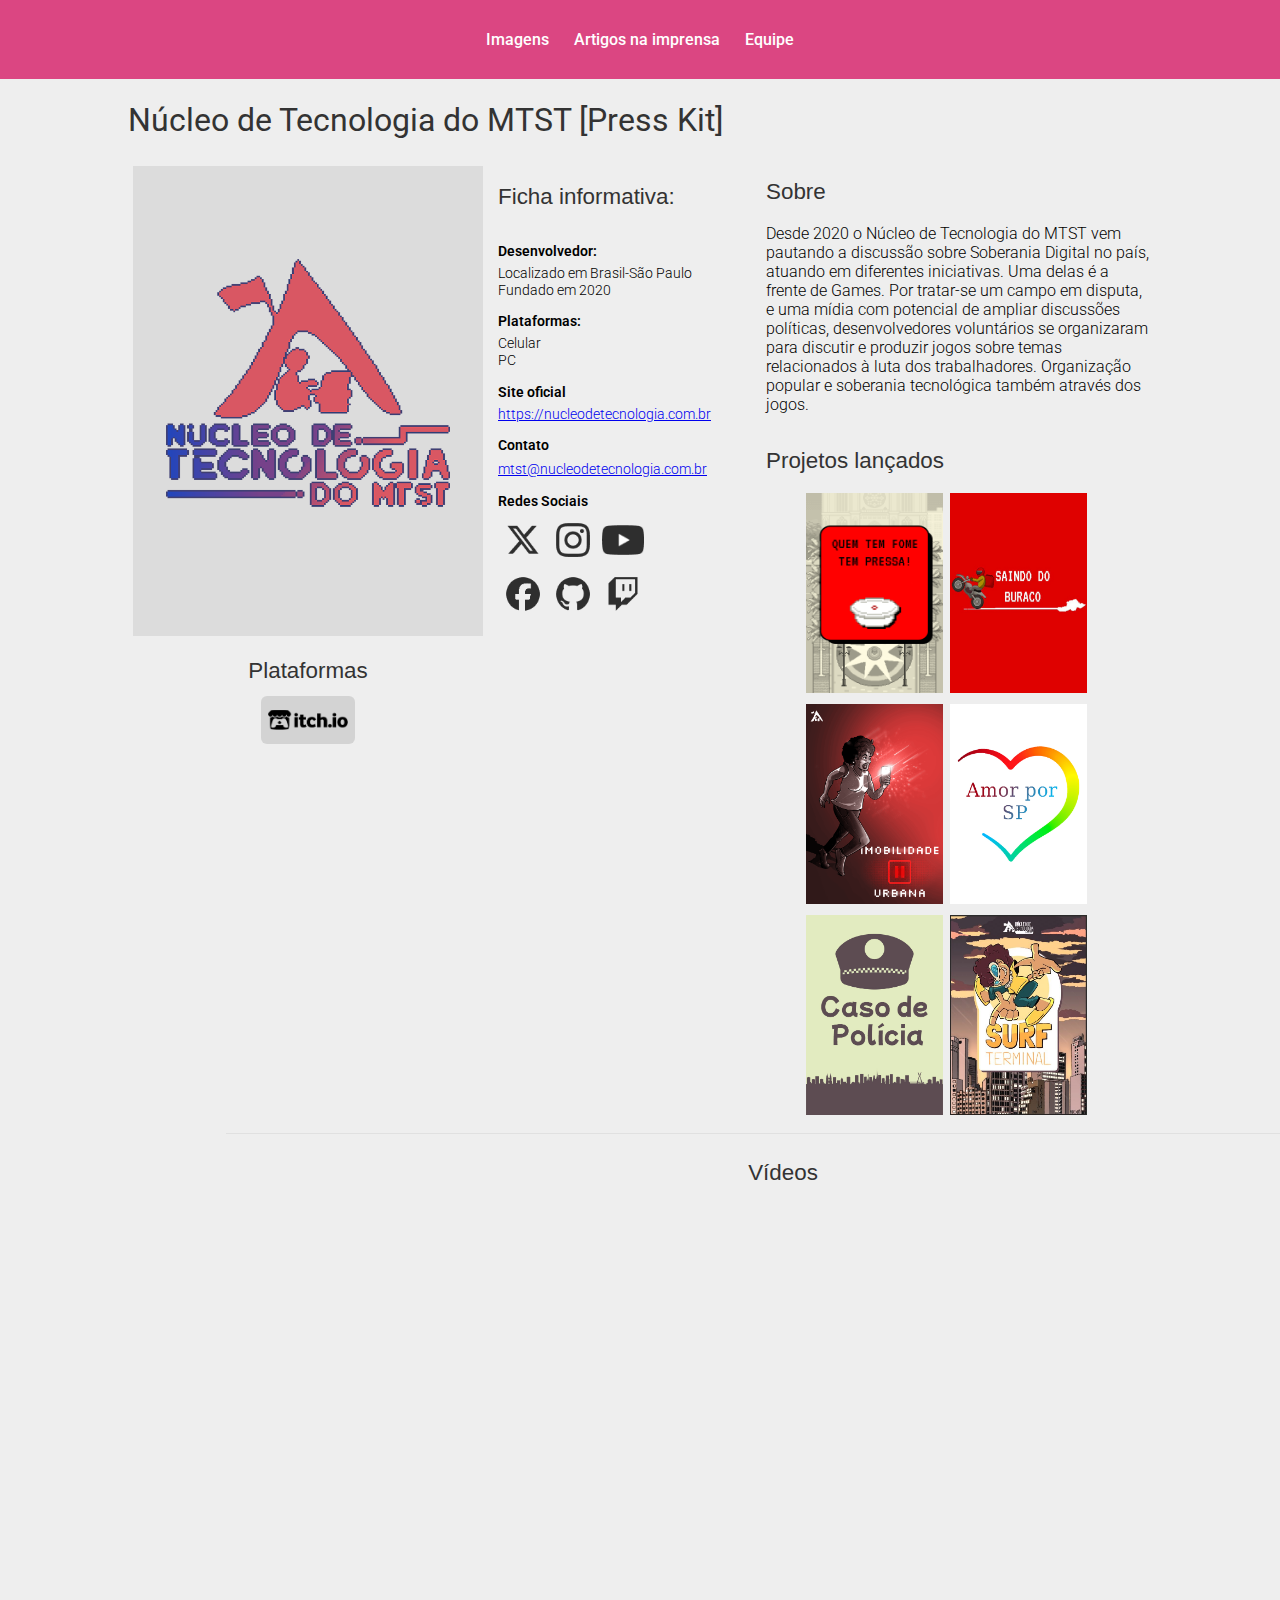
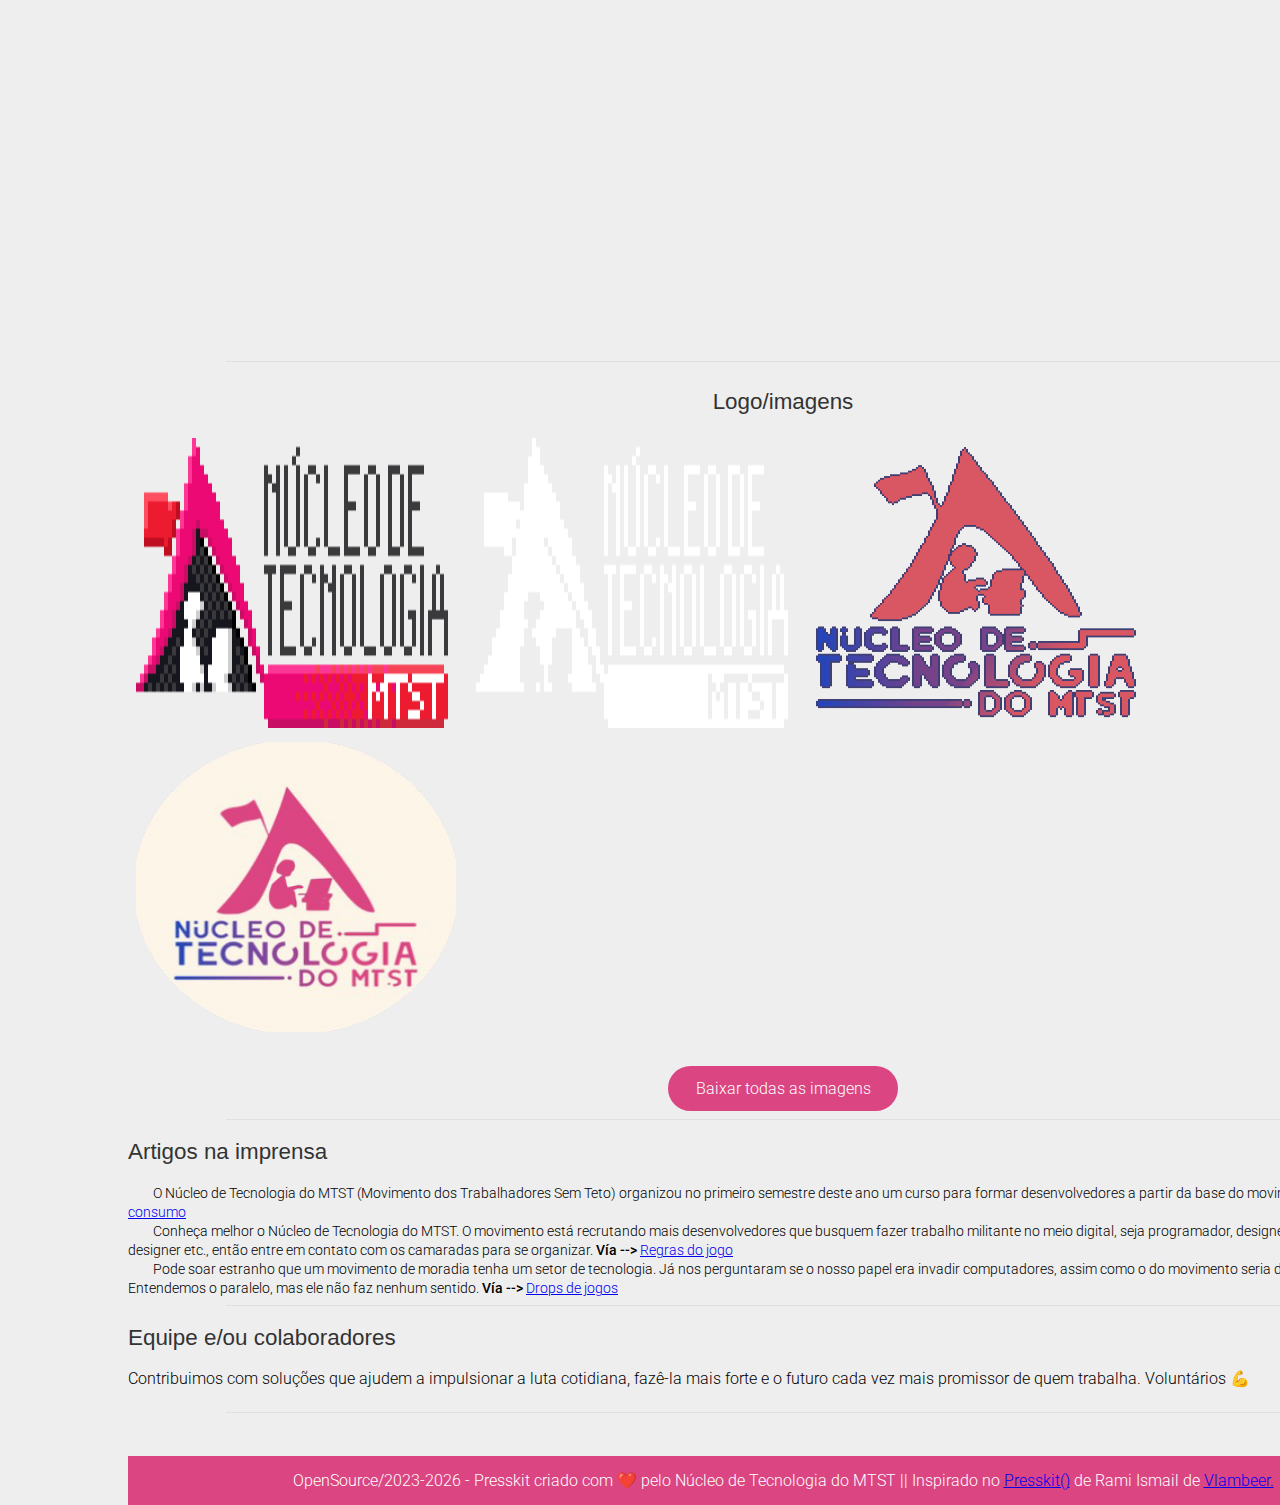
<file: index.html>
<!DOCTYPE html>

<html lang="pt-Br">

<body>
    <head> 
    <meta charset="utf-8">
    <meta name="viewport" content="width=device-width, initial-scale=1.0">
    <title>Presskit Núcleo de Tecnologia MTST</title> <!-- alterar aqui-->
    <meta name="robots" content="index, follow">
    <meta name="theme-color" content="#09f"> <!-- cor da barra superior do navegador (opcional)-->
    <meta name="description" content="[Descrição que desejar]"> <!--alterar aqui-->
    <link rel="icon" type="image/ico" href="/images/favicon.ico">
    <link rel="shortcut icon" type="image/ico" href="/images/favicon.ico">

    <!-- Opções para OPEN GRAPH (opcional)-->
    <meta property="og:title" content="Presskit Núcleo de Tecnologia MTST"> <!-- alterar aqui-->
    <meta property="og:description" content="Desde 2020 o Núcleo de Tecnologia do MTST vem pautando a discussão sobre Soberania Digital no país, atuando em diferentes iniciativas. Uma delas é a frente de Games."> <!-- alterar aqui-->
    <meta property="og:image" content="/images/poster.png"> <!-- alterar aqui-->
    <meta property="og:site_name" content="https://nucleodetecnologia.com.br/"> <!-- alterar aqui-->
    <!-- Fim das opções para OPEN GRAPH -->

    <link rel="preconnect" href="https://fonts.googleapis.com">
    <link rel="preconnect" href="https://fonts.gstatic.com" crossorigin>
    <link href="https://fonts.googleapis.com/css2?family=Roboto:ital,wght@0,100;0,300;0,400;0,500;0,700;0,900;1,100;1,300;1,400;1,500;1,700;1,900&display=swap" rel="stylesheet">
    <link rel="stylesheet" href="Src/Styles/presskit.css">
</head>


<nav class="nav">
    <a href="#imagens" class="btn_link">Imagens</a>
    <a href="#artigos" class="btn_link">Artigos na imprensa</a>
    <a href="#equipe" class="btn_link">Equipe</a>
</nav> 

<main class="container">
    <div class="titulo">
        <header>
            <h1>Núcleo de Tecnologia do MTST [Press Kit]</h>
        </header>
    </div>

    <container class="col1_col2">
        <div class="coluna1">

            <div class="poster-redes">

                <div class="div-poster">

                    <a class="poster" download href="images/poster.png">
                        <img 
                        width="350"
                        height="470"
                        title="Logo do Núcleo de Tecnologia MTST" 
                        alt="Logo do Núcleo de Tecnologia MTST" 
                        src="images/poster.png"></a>

                </div>

                <div class="div-redes">

                    <div class="redes-title">
                        
                        <h2 class="headers">Plataformas</h2>
                    </div>
                    
                    <div class="service-games">
                        <div class="cards-redes">
                            <a class="img-redes" href="https://ntmtst.itch.io/" target="_blank"><img
                            width="80"
                            height="20"
                            title="Ícone do Itch.io"
                            alt="Pequeno ícone do site Itch.io com link ao jogo"
                            src="images/service/itchio.png"></a></div>
                                                 
                    </div>
                    <br>
                    <br>
     
                </div>

            </div>

            
            <div class="coluna1_subheader">
                <h2 class="headers" >Ficha informativa:</h2>
                    <h3 class="subheaders">Desenvolvedor:</h3>
                        <div class="texto">Localizado em Brasil-São Paulo</div>
                        <div class="texto">Fundado em 2020</div>
                  
                    <h3 class="subheaders">Plataformas:</h3>
                    <!-- deletar as que não for usar-->
                    <div class="texto">
                        Celular<br>
                        PC<br>
                    </div>
                  
                <h3 class="subheaders">Site oficial</h3>
                <a href="https://nucleodetecnologia.com.br" target="_blank" class="texto">https://nucleodetecnologia.com.br</a>
                <div class="contato">
                    <h3 class="subheaders">Contato</h3>
                    <a href="mtst@nucleodetecnologia.com.br" class="texto">
                        mtst@nucleodetecnologia.com.br</a>
                </div>

                <div class="coluna3_redessociais">
                    <!-- Alterar apenas o link em href para seu endereço nas respectivas redes-->
                        <section class="redes">
                            <h3 class="subheaders">Redes Sociais</h3>
                            <a class="image-icon" href="https://x.com/TecnologiaMTST">
                                <img src="images/media-icons/twitterx.png", alt="Ícone do Twitter/X">
                                </a>
                                <a class="image-icon" href="https://www.instagram.com/tecnologia.mtst/">
                                <img src="images/media-icons/instagram.png", alt="Ícone do Instagram">
                                </a>
                                <a class="image-icon" href="https://www.youtube.com/@nucleodetecnologiadomtst">
                                <img src="images/media-icons/youtube.png", alt="Ícone do Youtube">
                                </a>
                                <br>
                                <a class="image-icon" href="https://www.facebook.com/mtstbrasil">
                                <img src="images/media-icons/facebook.png", alt="Ícone do Facebook">
                                </a>
                                
                                <a class="image-icon" href="https://github.com/tecMTST">
                                <img src="images/media-icons/github.png", alt="Ícone do Github">
                                </a>
                                <br>
                                <a class="image-icon" href="https://www.twitch.tv/nucleo_de_tecnologia_mtst">
                                <img src="images/media-icons//twitch.png", alt="Ícone do Twitch">
                                </a>
                                
                        </section>
                    </section>
            
                    </div>
            </div>

        </div>

        <div class="coluna2">
            <article>
                <header>
                    <h2 class="headers">Sobre</h2>
                </header>
                <p class="textarea">Desde 2020 o Núcleo de Tecnologia do MTST vem pautando a discussão sobre Soberania Digital no país, atuando em diferentes iniciativas. Uma delas é a frente de Games. Por tratar-se um campo em disputa, e uma mídia com potencial de ampliar discussões políticas, desenvolvedores voluntários se organizaram para discutir e produzir jogos sobre temas relacionados à luta dos trabalhadores. Organização popular e soberania tecnológica também através dos jogos.</p>
            </article>

            <section class="Coluna_Projetos">
                <h2 class="headers">Projetos lançados</h2>
                <p></p>
                <ul class="lista_projetos">
                    <li class="link_projetos">
                        <a href="jogos/que_tem_fome_tem_pressa/index.html"><div class="fwrap"><img class="imagemthumb" src="images/thumbnail/fome.png"><div class="fcap"><buttom class="botaopresskit">Presskit</buttom></div></div></a>
                    </li>  <!-- copiar cada elemento e colá-lo no final para mostrar mais projetos-->
                    <li class="link_projetos">
                        <a href="jogos/saindo_do_buraco/index.html"><div class="fwrap"><img class="imagemthumb" src="images/thumbnail/buraco.jpg"><div class="fcap"><buttom class="botaopresskit">Presskit</buttom></div></div></a>
                    </li>
                    <li class="link_projetos">
                        <a href="jogos/imobilidade_urbana/index.html"><div class="fwrap"><img class="imagemthumb" src="images/thumbnail/imob.png"><div class="fcap"><buttom class="botaopresskit">Presskit</buttom></div></div></a>
                    </li>
                    <li class="link_projetos">
                        <a href="jogos/amor_por_sp/index.html"><div class="fwrap"><img class="imagemthumb" src="images/thumbnail/amor.jpg"><div class="fcap"><buttom class="botaopresskit">Presskit</buttom></div></div></a>
                    </li>
                    <li class="link_projetos">
                        <a href="jogos/caso_de_policia/index.html"><div class="fwrap"><img class="imagemthumb" src="images/thumbnail/caso.jpg"><div class="fcap"><buttom class="botaopresskit">Presskit</buttom></div></div></a>
                    </li>
                    <li class="link_projetos">
                        <a href="jogos/surf_terminal/index.html"><div class="fwrap"><img class="imagemthumb" src="images/thumbnail/surf.jpg"><div class="fcap"><buttom class="botaopresskit">Presskit</buttom></div></div></a>
                    </li>
                </ul>
            </section>


        </div>
    </container>
    
    <div class="coluna3">
        <section class="coluna3_links">
   
       
    <div class="coluna4">
        <div class="coluna4_videos">
            <hr class="hrvideo" style=" border: none; height: 1px; background-color: #c2c2c250;">
            <h2 class="headers">Vídeos</h2>

            <div class="videos">
                <!-- copiar cada elemento e colá-lo para mostrar mais vídeos em sua respectiva coluna-->    
            <div class="videoitem">
            <iframe allowfullscreen
            src="https://www.youtube.com/embed/Xa93JhYI7PQ?si=oO6cP7eYQWCPCs6e">
            </iframe></div>

            <div class="videoitem">
            <iframe  allowfullscreen
            src="https://www.youtube.com/embed/LBgLn4GSLjo?si=UrxCeRJJBaAmvyCQ">
            </iframe>
            </div>
            <div class="videoitem">
                <iframe   allowfullscreen
                src="https://www.youtube.com/embed/_mfQms1P2Wk?si=D4R93f4wfEpypUvo">
                </iframe>
            </div>
                   </div>
        </div>
        <hr style=" border: none; height: 1px; background-color: #c2c2c250;">

        <h2 class="headers" id="imagens">Logo/imagens</h2>
        <div class="coluna4_imagens">
            <!-- copiar e colar para mais imagens-->
            <div class="imagempromo">
            <a href="images/logo.png"><img src="images/logo.png" title="Imagem do logo novo" alt="Imagem do logo novo do núcleo de tecnologia do MTST"></a>
            <a href="images/logo_bn.png"><img src="images/logo_bn.png" title="Imagem do logo novo" alt="Imagem do logo novo do núcleo de tecnologia do MTST"></a>
            <a href="images/logo_antigo.png"><img src="images/logo_antigo.png" title="Imagem do logo antigo" alt="Imagem do logo antigo do núcleo de tecnologia do MTST"></a>
            <a href="images/icon.png"><img src="images/icon.png" title="Imagem do icon" alt="Imagem do icon do MTST"></a>
           </div>
        </div>

        <!-- crie um arquivo .rar dentro da pasta imagens com as imagens que poderão baixar-->
        <div class="botaobaixar"><a href="images/imagens.rar download" download="imagens.rar"> <button id="baixar">Baixar todas as imagens
        </button>
        </a>
        </div>
        
        <div class="artigo-equipe">
            <hr style=" border: none; height: 1px; background-color: #c2c2c250;">

        <section class="artigos">
            <aside>
                <h2 class="headers" id="artigos">Artigos na imprensa</h2>
            
                <!-- máximo duas linhas por cita-->
            <div>
                <cite>O Núcleo de Tecnologia do MTST (Movimento dos Trabalhadores Sem Teto) organizou no primeiro semestre deste ano um curso para formar desenvolvedores a partir da base do movimento. <span>Vía --> </span><a href="https://mercadoeconsumo.com.br/15/11/2021/campus-party/nucleo-de-tecnologia-do-mtst-da-curso-de-desenvolvimento-para-jovens/?cn-reloaded=1" style="font-size: 1em;">Mercado e consumo</a> </cite>
            </div>
            <div>
                <cite>Conheça melhor o Núcleo de Tecnologia do MTST. O movimento está recrutando mais desenvolvedores que busquem fazer trabalho militante no meio digital, seja programador, designer, animador, editor, áudio designer etc., então entre em contato com os camaradas para se organizar. <span> Vía --> </span><a href="https://www.holodeckdesign.com.br/regras-do-jogo-208-nucleo-de-tecnologia-do-mtst/" style="font-size: 1em;">Regras do jogo</a> </cite>
            </div>
            <div>
                <cite>Pode soar estranho que um movimento de moradia tenha um setor de tecnologia. Já nos perguntaram se o nosso papel era invadir computadores, assim como o do movimento seria de invadir terras. Entendemos o paralelo, mas ele não faz nenhum sentido. <span> Vía --> </span><a href="https://dropsdejogos.uai.com.br/developer/tecnologia/nucleo-de-tecnologia-do-mtst/" style="font-size: 1em;">Drops de jogos</a> </cite>
            </div>
            </aside>
        </section>
        <hr style=" border: none; height: 1px; background-color: #c2c2c250;">

        <section>
            <h2 class="headers" id="equipe">Equipe e/ou colaboradores</h2>
            <p class="textarea">Contribuimos com soluções que ajudem a impulsionar a luta cotidiana, fazê-la mais forte e o futuro cada vez mais promissor de quem trabalha.
                Voluntários 💪</p>
        </section>
        </div>
        <hr style=" border: none; height: 1px; background-color: #c2c2c250;">

        <!-- por favor, não remover o footer pelos devidos créditos-->
        <div class="footerpagina">
            <footer style="text-align: center;">
                    OpenSource/2023-<script type="text/javascript">document.write(new Date().getFullYear());</script>
                    - Presskit criado com ❤️ pelo Núcleo de Tecnologia do MTST || Inspirado no <a href="https://dopresskit.com/">Presskit()</a> de Rami Ismail de <a href="https://www.vlambeer.com/"> Vlambeer.</a></footer>
        </div>
    </div>
</main>
</body>
</html>
</file>
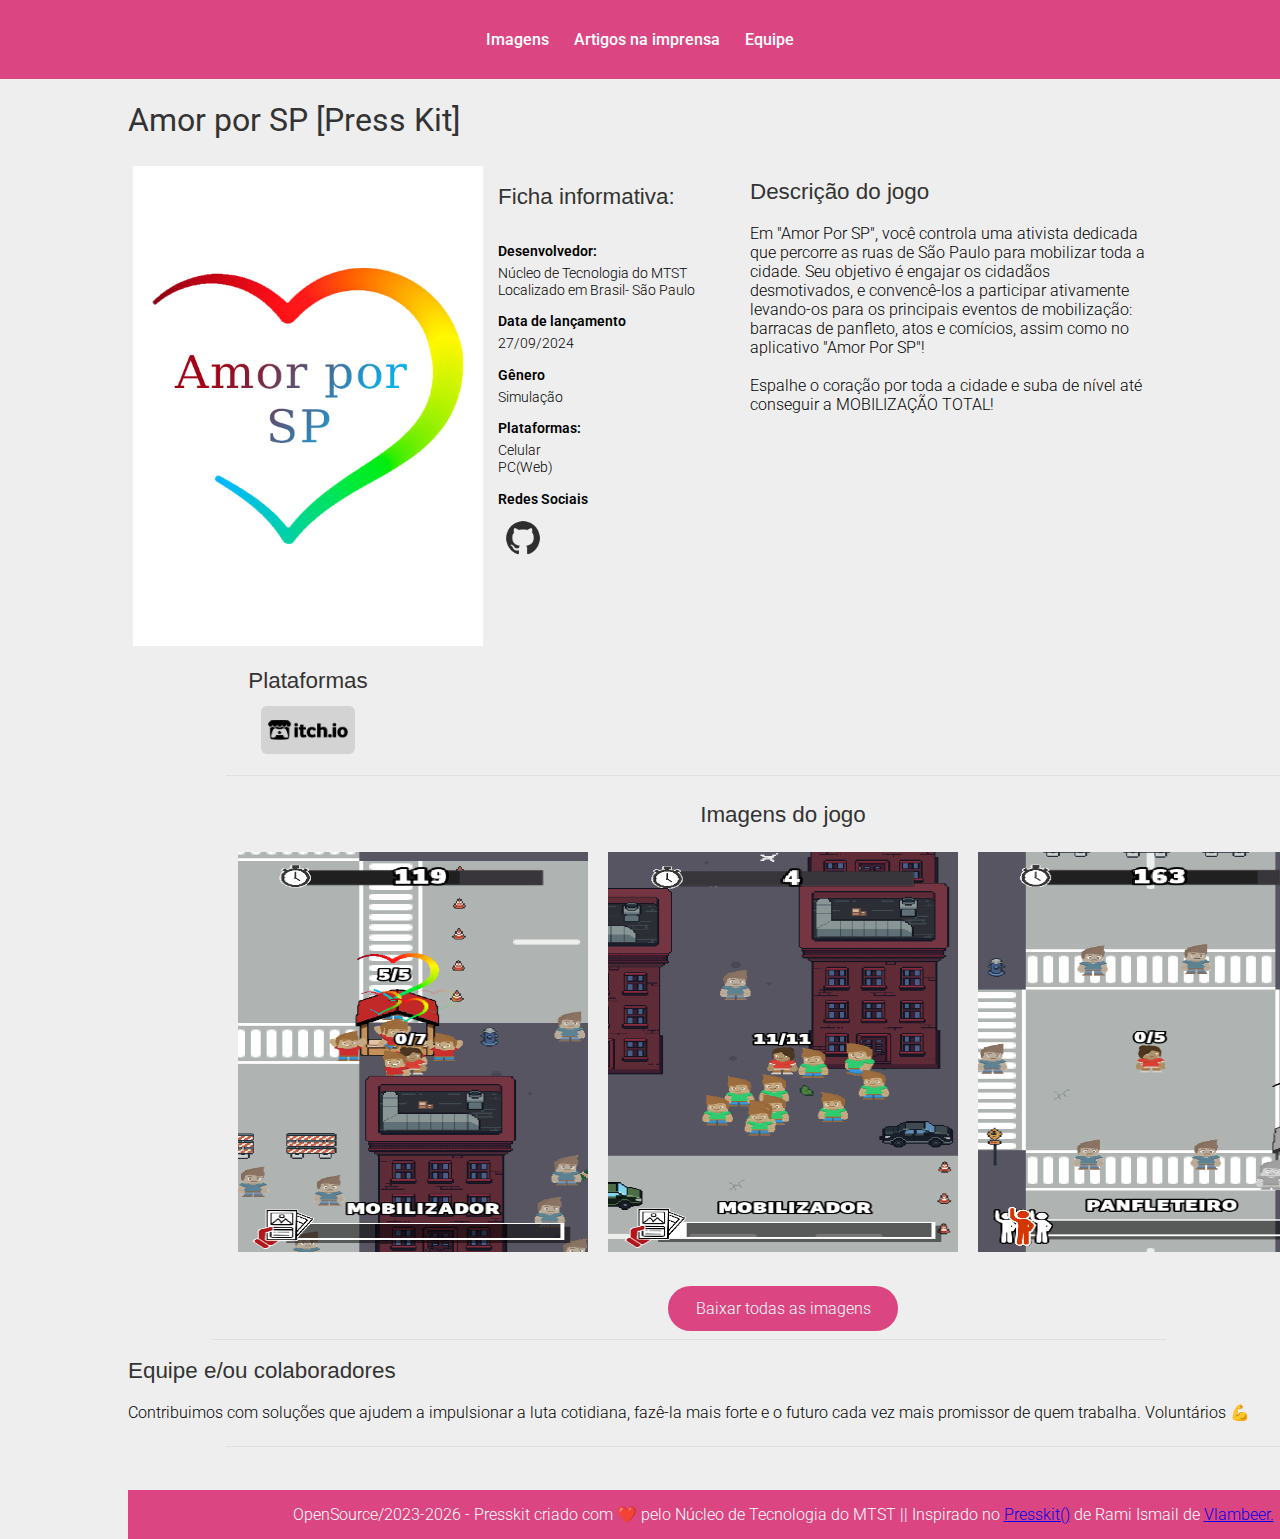
<file: jogos/amor_por_sp/index.html>
<!DOCTYPE html>

<html lang="pt-Br">

<body>
    <head> 
    <meta charset="utf-8">
    <meta name="viewport" content="width=device-width, initial-scale=1.0">
    <title>Presskit Núcleo de Tecnologia MTST</title> <!-- alterar aqui-->
    <meta name="robots" content="index, follow">
    <meta name="theme-color" content="#09f"> <!-- cor da barra superior do navegador (opcional)-->
    <meta name="description" content="Em 'Amor Por SP', você controla uma ativista dedicada que percorre as ruas de São Paulo para mobilizar toda a cidade. Seu objetivo é engajar os cidadãos desmotivados, e convencê-los a participar ativamente levando-os para os principais eventos de mobilização: barracas de panfleto, atos e comícios"> <!--alterar aqui-->
    <link rel="icon" type="image/ico" href="/images/favicon.ico">
    <link rel="shortcut icon" type="image/ico" href="/images/favicon.ico">

    <!-- Opções para OPEN GRAPH (opcional)-->
    <meta property="og:title" content="Presskit Amor por SP"> <!-- alterar aqui-->
    <meta property="og:description" content="Em 'Amor Por SP', você controla uma ativista dedicada que percorre as ruas de São Paulo para mobilizar toda a cidade. Seu objetivo é engajar os cidadãos desmotivados, e convencê-los a participar ativamente levando-os para os principais eventos de mobilização: barracas de panfleto, atos e comícios."> <!-- alterar aqui-->
    <meta property="og:image" content="/images/poster.jpg"> <!-- alterar aqui-->
    <meta property="og:site_name" content=""> <!-- alterar aqui-->
    <!-- Fim das opções para OPEN GRAPH -->

    <link rel="preconnect" href="https://fonts.googleapis.com">
    <link rel="preconnect" href="https://fonts.gstatic.com" crossorigin>
    <link href="https://fonts.googleapis.com/css2?family=Roboto:ital,wght@0,100;0,300;0,400;0,500;0,700;0,900;1,100;1,300;1,400;1,500;1,700;1,900&display=swap" rel="stylesheet">
    <link rel="stylesheet" href="css/style.css">
</head>


<nav class="nav">
    <a href="#imagens" class="btn_link">Imagens</a>
    <a href="#artigos" class="btn_link">Artigos na imprensa</a>
    <a href="#equipe" class="btn_link">Equipe</a>
</nav> 

<main class="container">
    <div class="titulo">
        <header>
            <h1>Amor por SP [Press Kit]</h>
        </header>
    </div>

    <container class="col1_col2">
        <div class="coluna1">

            <div class="poster-redes">

                <div class="div-poster">

                    <a class="poster" download href="images/poster.jpg">
                        <img 
                        width="350"
                        height="480"
                        title="Pôster do jogo" 
                        alt="Pôster do jogo" 
                        src="images/poster.jpg"></a>

                </div>

                <div class="div-redes">

                    <div class="redes-title">
                        
                        <h2 class="headers">Plataformas</h2>

                    </div>
                    
                    <div class="service-games">
                        <div class="cards-redes">
                            <a class="img-redes" href="https://ntmtst.itch.io/amor-por-sp" target="_blank"><img
                            width="80"
                            height="20"
                            title="Ícone do Itch.io"
                            alt="Pequeno ícone do site Itch.io com link ao jogo"
                            src="images/service/itchio.png"></a></div>
            
                      
                    </div>

                </div>

            </div>

            
            <div class="coluna1_subheader">
                <h2 class="headers" >Ficha informativa:</h2>
                    <h3 class="subheaders">Desenvolvedor:</h3>
                    <div class="texto">Núcleo de Tecnologia do MTST</div>
                        <div class="texto">Localizado em Brasil- São Paulo</div>

                  <h3 class="subheaders">Data de lançamento</h3>
                  <div class="texto">27/09/2024</div>

                  <h3 class="subheaders">Gênero</h3>
                  <div class="texto">Simulação</div>

                    <h3 class="subheaders">Plataformas:</h3>
                    <!-- deletar as que não for usar-->
                    <div class="texto">
                        Celular<br>
                        PC(Web)
                    </div>
                  
               
                <div class="coluna3_redessociais">
                    <!-- Alterar apenas o link em href para seu endereço nas respectivas redes-->
                        <section class="redes">
                            <h3 class="subheaders">Redes Sociais</h3>
                                                         
                                <a class="image-icon" href="https://github.com/tecMTST/jogo-mobiliza-sp">
                                <img src="images/media-icons/github.png", alt="Ícone do Github">
                                </a>
                            
                                
                        </section>
                    </section>
            
                    </div>
            </div>

        </div>

        <div class="coluna2">
            <article>
                <header>
                    <h2 class="headers">Descrição do jogo</h2>
                </header>
                <p class="textarea">Em "Amor Por SP", você controla uma ativista dedicada que percorre as ruas de São Paulo para mobilizar toda a cidade. Seu objetivo é engajar os cidadãos desmotivados, e convencê-los a participar ativamente levando-os para os principais eventos de mobilização: barracas de panfleto, atos e comícios, assim como no aplicativo "Amor Por SP"!
                    <br><br>
                    Espalhe o coração por toda a cidade e suba de nível até conseguir a MOBILIZAÇÃO TOTAL!</p>
            </article>

                 </div>
    </container>
    
    <div class="coluna3">
        <section class="coluna3_links">
   
    <div class="coluna4">
        <div class="coluna4_videos">
            
       
        </div>

        <hr style=" border: none; height: 1px; background-color: #c2c2c250;">
        <h2 class="headers">Imagens do jogo</h2> 
        <div class="coluna4_imagens">
            <!-- copiar e colar adicionar para mais imagens-->
            <div class="imagempromo">
            <a href="images/01.png"><img src="images/01.png" title="Imagem do jogo" alt="Imagem do jogo"></a>
            <a href="images/02.png"><img src="images/02.png" title="Imagem do jogo" alt="Imagem do jogo"></a>  
            <a href="images/03.png"><img src="images/03.png" title="Imagem do jogo" alt="Imagem do jogo"></a>  
     </div>
        </div>

        <!-- crie um arquivo .rar dentro da pasta imagens com as imagens que poderão baixar-->
        <div class="botaobaixar"><a href="images/imagens.rar download" download="imagens.rar"> <button id="baixar">Baixar todas as imagens
        </button>
        </a>
        </div>
        
        <div class="artigo-equipe">
            <hr style=" border: none; height: 1px; background-color: #c2c2c250;">

        <section>
            <h2 class="headers" id="equipe">Equipe e/ou colaboradores</h2>
            <p class="textarea">Contribuimos com soluções que ajudem a impulsionar a luta cotidiana, fazê-la mais forte e o futuro cada vez mais promissor de quem trabalha. Voluntários 💪</p>
        </section>
        </div>
        <hr style=" border: none; height: 1px; background-color: #c2c2c250;">

        <!-- por favor, não remover o footer pelos devidos créditos-->
        <div class="footerpagina">
            <footer style="text-align: center;">
                    OpenSource/2023-<script type="text/javascript">document.write(new Date().getFullYear());</script>
                    - Presskit criado com ❤️ pelo Núcleo de Tecnologia do MTST || Inspirado no <a href="https://dopresskit.com/">Presskit()</a> de Rami Ismail de <a href="https://www.vlambeer.com/"> Vlambeer.</a></footer>
        </div>
    </div>
</main>
</body>
</html>
</file>
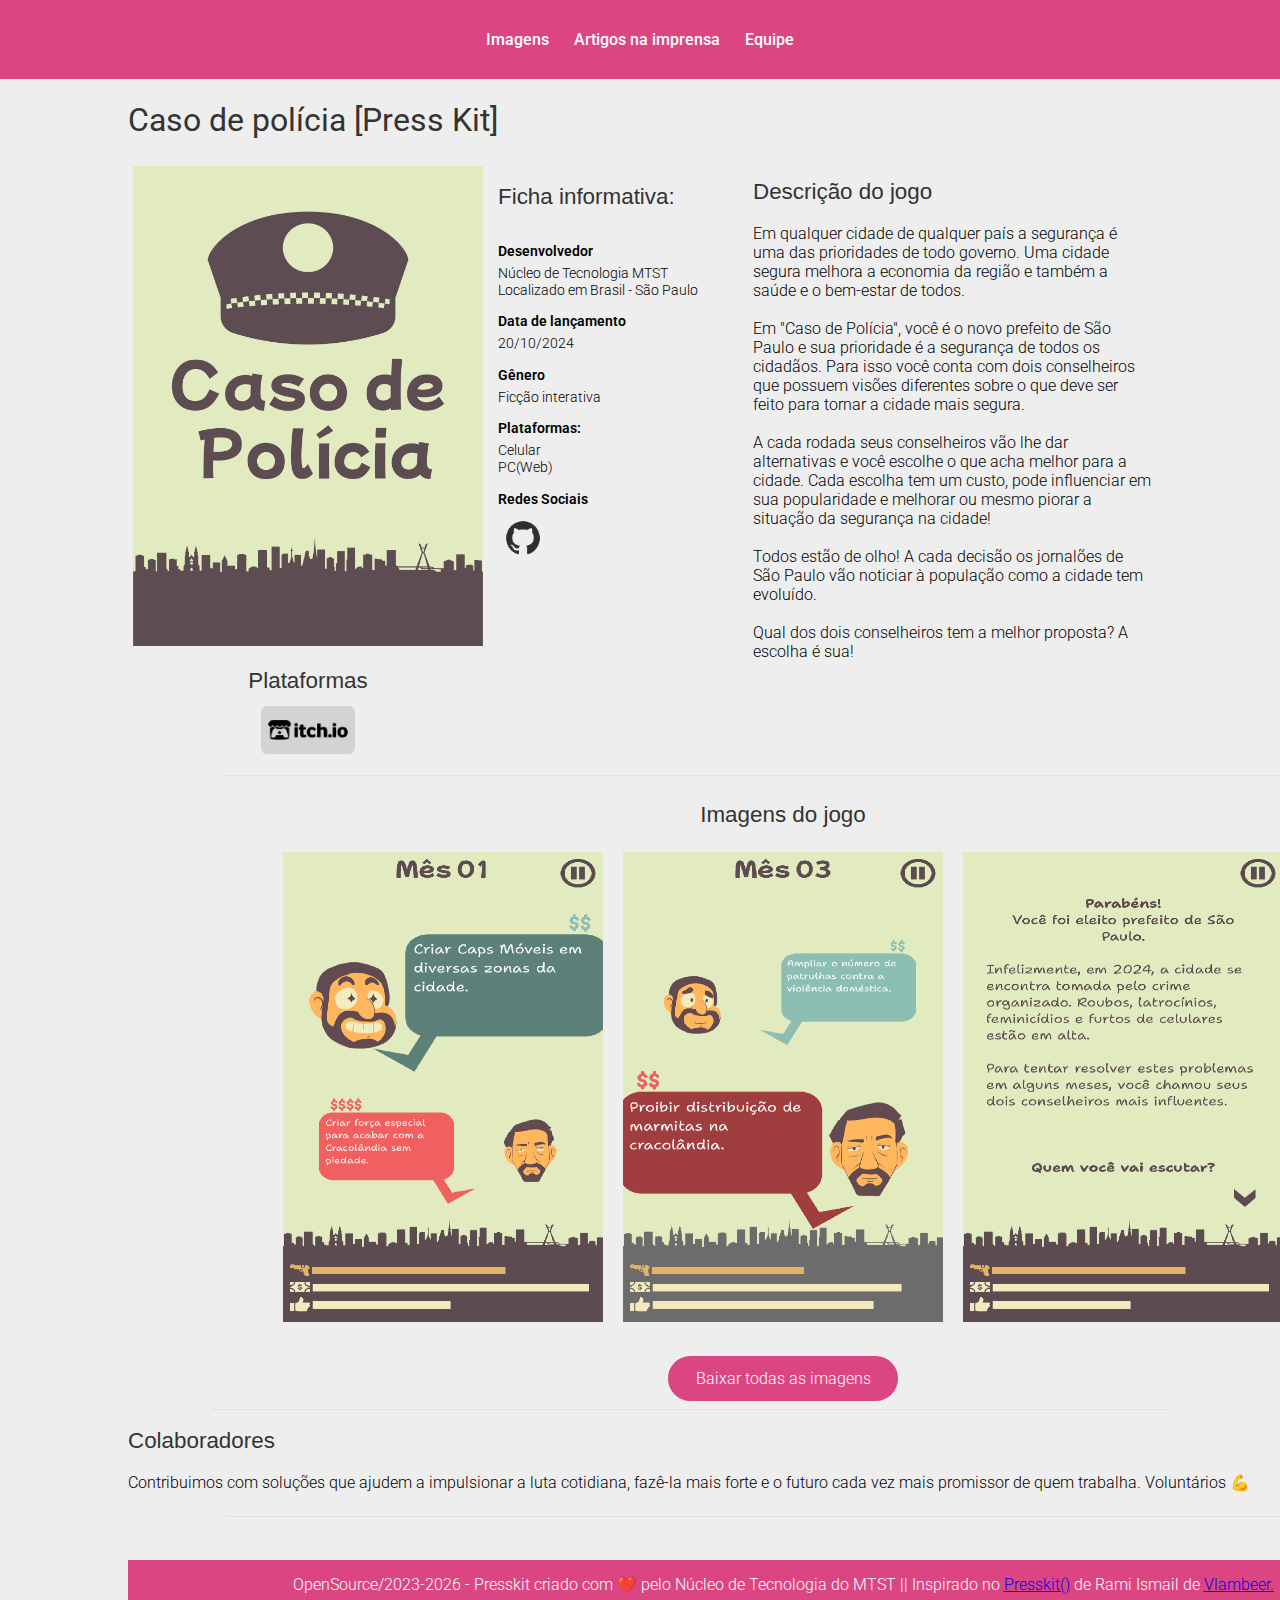
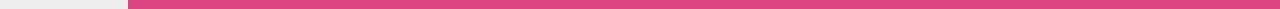
<file: jogos/caso_de_policia/index.html>
<!DOCTYPE html>

<html lang="pt-Br">

<body>
    <head> 
    <meta charset="utf-8">
    <meta name="viewport" content="width=device-width, initial-scale=1.0">
    <title>Presskit Núcleo de Tecnologia MTST</title> <!-- alterar aqui-->
    <meta name="robots" content="index, follow">
    <meta name="theme-color" content="#09f"> <!-- cor da barra superior do navegador (opcional)-->
    <meta name="description" content="Em 'Caso de Polícia', você é o novo prefeito de São Paulo e sua prioridade é a segurança de todos os cidadãos. Para isso você conta com dois conselheiros que possuem visões diferentes sobre o que deve ser feito para tornar a cidade mais segura."> <!--alterar aqui-->
    <link rel="icon" type="image/ico" href="/images/favicon.ico">
    <link rel="shortcut icon" type="image/ico" href="/images/favicon.ico">

    <!-- Opções para OPEN GRAPH (opcional)-->
    <meta property="og:title" content="Presskit Caso de polícia"> <!-- alterar aqui-->
    <meta property="og:description" content="Em 'Caso de Polícia', você é o novo prefeito de São Paulo e sua prioridade é a segurança de todos os cidadãos. Para isso você conta com dois conselheiros que possuem visões diferentes sobre o que deve ser feito para tornar a cidade mais segura."> <!-- alterar aqui-->
    <meta property="og:image" content="/images/poster.jpg"> <!-- alterar aqui-->
    <meta property="og:site_name" content=""> <!-- alterar aqui-->
    <!-- Fim das opções para OPEN GRAPH -->

    <link rel="preconnect" href="https://fonts.googleapis.com">
    <link rel="preconnect" href="https://fonts.gstatic.com" crossorigin>
    <link href="https://fonts.googleapis.com/css2?family=Roboto:ital,wght@0,100;0,300;0,400;0,500;0,700;0,900;1,100;1,300;1,400;1,500;1,700;1,900&display=swap" rel="stylesheet">
    <link rel="stylesheet" href="css/style.css">
</head>


<nav class="nav">
    <a href="#imagens" class="btn_link">Imagens</a>
    <a href="#artigos" class="btn_link">Artigos na imprensa</a>
    <a href="#equipe" class="btn_link">Equipe</a>
</nav> 

<main class="container">
    <div class="titulo">
        <header>
            <h1>Caso de polícia [Press Kit]</h>
        </header>
    </div>

    <container class="col1_col2">
        <div class="coluna1">

            <div class="poster-redes">

                <div class="div-poster">

                    <a class="poster" download href="images/poster.jpg">
                        <img 
                        width="350"
                        height="480"
                        title="Pôster do jogo" 
                        alt="Pôster do jogo" 
                        src="images/poster.jpg"></a>

                </div>

                <div class="div-redes">

                    <div class="redes-title">
                        
                        <h2 class="headers">Plataformas</h2>

                    </div>
                    
                    <div class="service-games">
                        <div class="cards-redes">
                            <a class="img-redes" href="https://ntmtst.itch.io/caso-de-policia" target="_blank"><img
                            width="80"
                            height="20"
                            title="Ícone do Itch.io"
                            alt="Pequeno ícone do site Itch.io com link ao jogo"
                            src="images/service/itchio.png"></a></div>
            
                                          </div>

                </div>

            </div>

            
            <div class="coluna1_subheader">
                <h2 class="headers" >Ficha informativa:</h2>
                    <h3 class="subheaders">Desenvolvedor</h3>
                    <div class="texto">Núcleo de Tecnologia MTST</div>
                        <div class="texto">Localizado em Brasil - São Paulo</div>

                  <h3 class="subheaders">Data de lançamento</h3>
                  <div class="texto">20/10/2024</div>

                  <h3 class="subheaders">Gênero</h3>
                  <div class="texto">Ficção interativa</div>

                    <h3 class="subheaders">Plataformas:</h3>
                    <!-- deletar as que não for usar-->
                    <div class="texto">
                        Celular<br>
                        PC(Web)
                    </div>
                  
               
                <div class="coluna3_redessociais">
                    <!-- Alterar apenas o link em href para seu endereço nas respectivas redes-->
                        <section class="redes">
                            <h3 class="subheaders">Redes Sociais</h3>
                                                            
                                <a class="image-icon" href="https://github.com/tecMTST/caso-de-policia">
                                <img src="images/media-icons/github.png", alt="Ícone do Github">
                                </a>
                          
                                
                        </section>
                    </section>
            
                    </div>
            </div>

        </div>

        <div class="coluna2">
            <article>
                <header>
                    <h2 class="headers">Descrição do jogo</h2>
                </header>
                <p class="textarea">Em qualquer cidade de qualquer país a segurança é uma das prioridades de todo governo. Uma cidade segura melhora a economia da região e também a saúde e o bem-estar de todos.
                    <br><br>
                    Em "Caso de Polícia", você é o novo prefeito de São Paulo e sua prioridade é a segurança de todos os cidadãos. Para isso você conta com dois conselheiros que possuem visões diferentes sobre o que deve ser feito para tornar a cidade mais segura.
                    <br><br>
                    A cada rodada seus conselheiros vão lhe dar alternativas e você escolhe o que acha melhor para a cidade. Cada escolha tem um custo, pode influenciar em sua popularidade e melhorar ou mesmo piorar a situação da segurança na cidade!
                    <br><br>
                    Todos estão de olho! A cada decisão os jornalões de São Paulo vão noticiar à população como a cidade tem evoluído.
                    <br><br>
                    Qual dos dois conselheiros tem a melhor proposta? A escolha é sua!</p>
            </article>

                 </div>
    </container>
    
    <div class="coluna3">
        <section class="coluna3_links">
   
    <div class="coluna4">
        <!-- <hr class="hrvideo" style=" border: none; height: 1px; background-color: #c2c2c250;"> -->
        <!-- <div class="coluna4_videos">
            
            <h2 class="headers">Vídeos</h2>

            <div class="videos"> -->
                <!-- copiar cada elemento e colá-lo para mostrar mais vídeos em sua respectiva coluna-->    
            <!-- <div class="videoitem">
            <iframe allowfullscreen
            src="https://www.youtube.com/embed/W1_zKxYEP6Q?si=fT-rgPOONH_wDdRT">
            </iframe></div>

       
        
        </div>
        </div> -->

        <hr style=" border: none; height: 1px; background-color: #c2c2c250;">
        <h2 class="headers">Imagens do jogo</h2> 
        <div class="coluna4_imagens">
            <!-- copiar e colar adicionar para mais imagens-->
            <div class="imagempromo">
            <a href="images/01.png"><img src="images/01.png" title="Imagem do jogo" alt="Imagem do jogo"></a>
            <a href="images/02.png"><img src="images/02.png" title="Imagem do jogo" alt="Imagem do jogo"></a>  
            <a href="images/03.png"><img src="images/03.png" title="Imagem do jogo" alt="Imagem do jogo"></a>  
        </div>
        </div>

        <!-- crie um arquivo .rar dentro da pasta imagens com as imagens que poderão baixar-->
        <div class="botaobaixar"><a href="images/imagens.rar download" download="imagens.rar"> <button id="baixar">Baixar todas as imagens
        </button>
        </a>
        </div>
        
        <div class="artigo-equipe">
            <hr style=" border: none; height: 1px; background-color: #c2c2c250;">

               <section>
            <h2 class="headers" id="equipe">Colaboradores</h2>
            <p class="textarea">Contribuimos com soluções que ajudem a impulsionar a luta cotidiana, fazê-la mais forte e o futuro cada vez mais promissor de quem trabalha. Voluntários 💪</p>
        </section>
        </div>
        <hr style=" border: none; height: 1px; background-color: #c2c2c250;">

        <!-- por favor, não remover o footer pelos devidos créditos-->
        <div class="footerpagina">
            <footer style="text-align: center;">
                    OpenSource/2023-<script type="text/javascript">document.write(new Date().getFullYear());</script>
                    - Presskit criado com ❤️ pelo Núcleo de Tecnologia do MTST || Inspirado no <a href="https://dopresskit.com/">Presskit()</a> de Rami Ismail de <a href="https://www.vlambeer.com/"> Vlambeer.</a></footer>
        </div>
    </div>
</main>
</body>
</html>
</file>
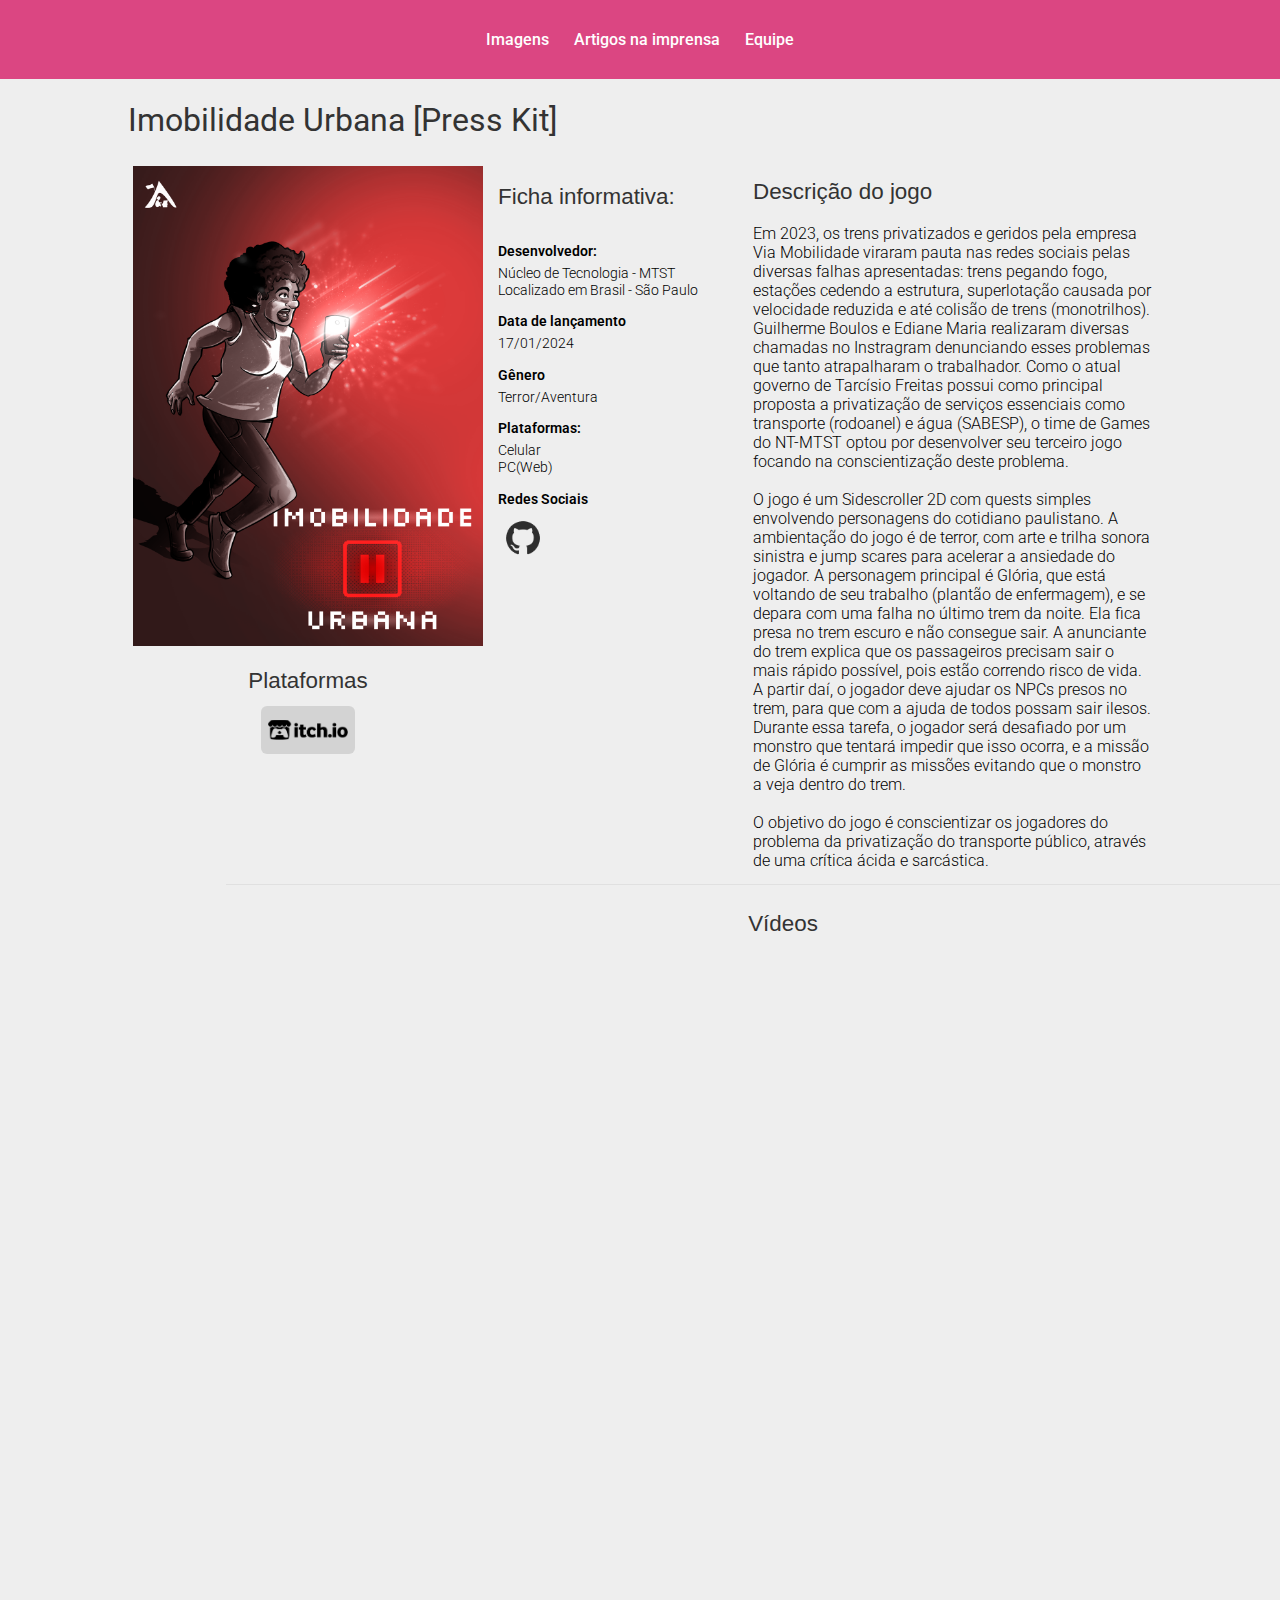
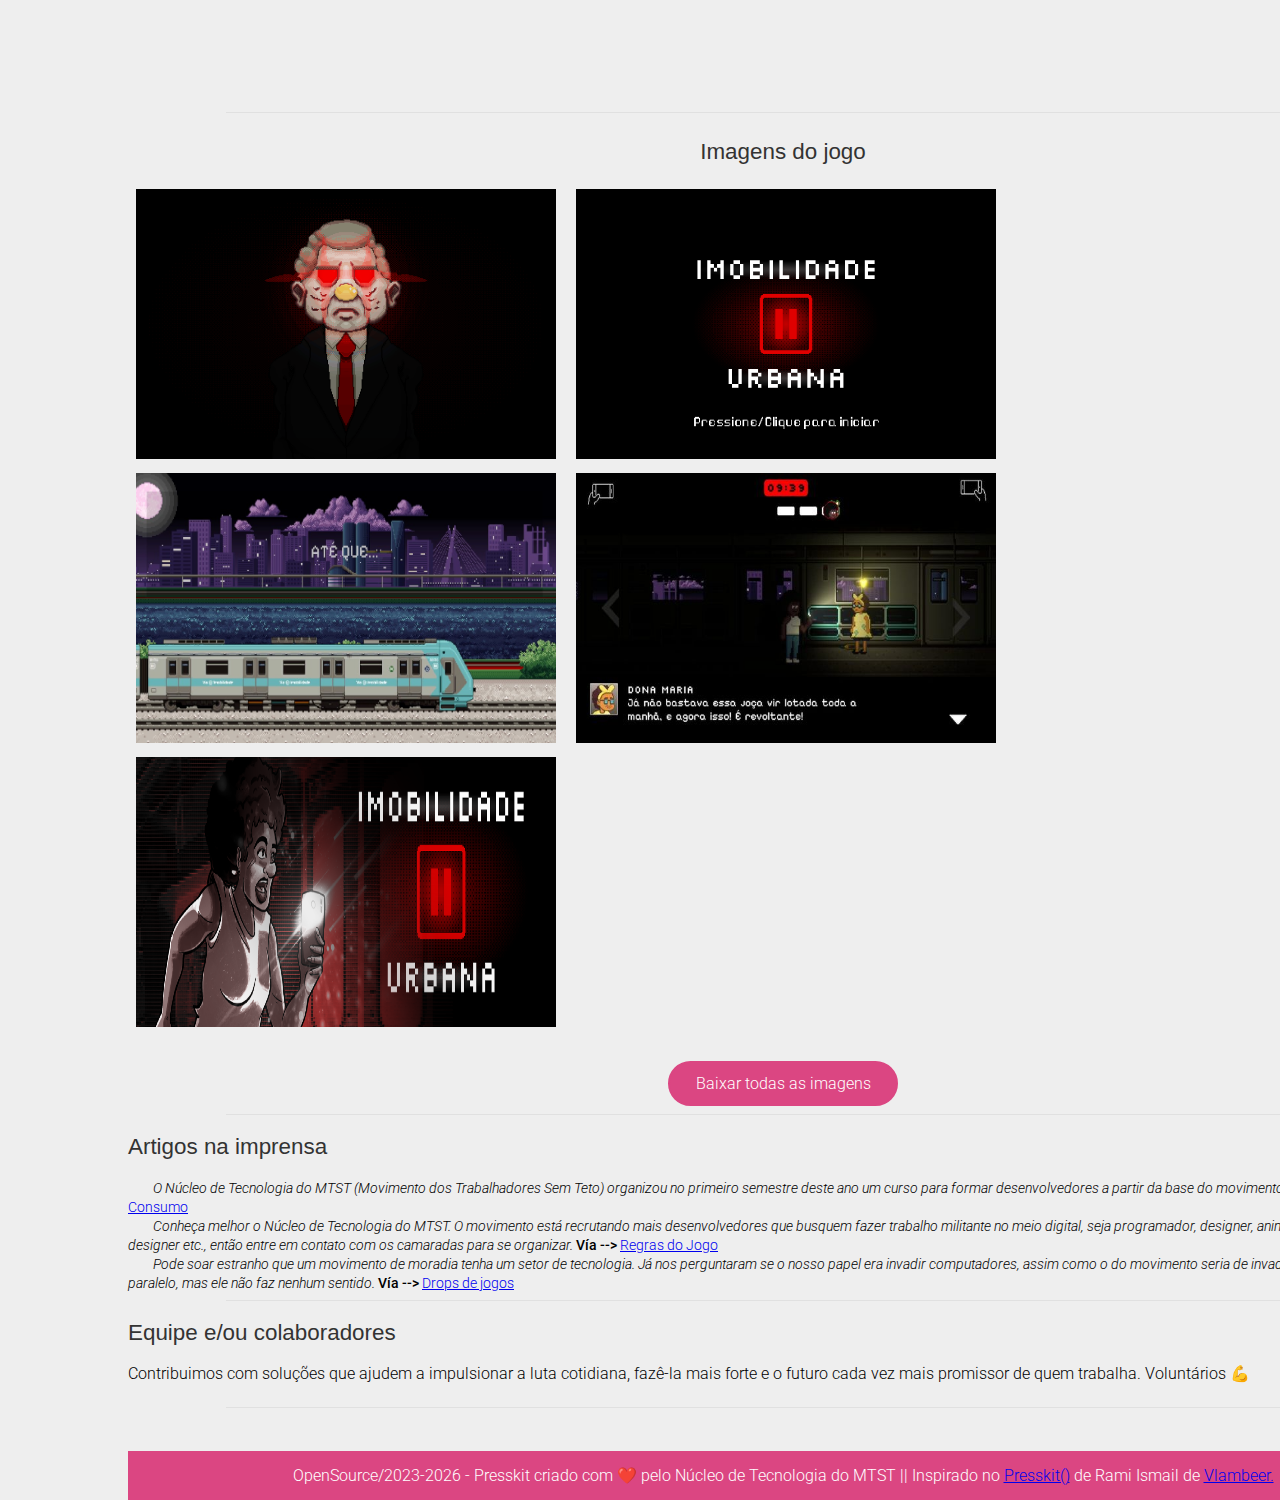
<file: jogos/imobilidade_urbana/index.html>
<!DOCTYPE html>

<html lang="pt-Br">

<body>
    <head> 
    <meta charset="utf-8">
    <meta name="viewport" content="width=device-width, initial-scale=1.0">
    <title>Presskit Núcleo de Tecnologia MTST</title> <!-- alterar aqui-->
    <meta name="robots" content="index, follow">
    <meta name="theme-color" content="#09f"> <!-- cor da barra superior do navegador (opcional)-->
    <meta name="description" content="O jogo é um Sidescroller 2D com quests simples envolvendo personagens do cotidiano paulistano. O objetivo do jogo é conscientizar os jogadores do problema da privatização do transporte público, através de uma crítica ácida e sarcástica."> <!--alterar aqui-->
    <link rel="icon" type="image/ico" href="/images/favicon.ico">
    <link rel="shortcut icon" type="image/ico" href="/images/favicon.ico">

    <!-- Opções para OPEN GRAPH (opcional)-->
    <meta property="og:title" content="Presskit Imobiliade Urbana"> <!-- alterar aqui-->
    <meta property="og:description" content="O jogo é um Sidescroller 2D com quests simples envolvendo personagens do cotidiano paulistano. O objetivo do jogo é conscientizar os jogadores do problema da privatização do transporte público, através de uma crítica ácida e sarcástica."> <!-- alterar aqui-->
    <meta property="og:image" content="/images/poster.png"> <!-- alterar aqui-->
    <meta property="og:site_name" content=""> <!-- alterar aqui-->
    <!-- Fim das opções para OPEN GRAPH -->

    <link rel="preconnect" href="https://fonts.googleapis.com">
    <link rel="preconnect" href="https://fonts.gstatic.com" crossorigin>
    <link href="https://fonts.googleapis.com/css2?family=Roboto:ital,wght@0,100;0,300;0,400;0,500;0,700;0,900;1,100;1,300;1,400;1,500;1,700;1,900&display=swap" rel="stylesheet">
    <link rel="stylesheet" href="css/style.css">
</head>


<nav class="nav">
    <a href="#imagens" class="btn_link">Imagens</a>
    <a href="#artigos" class="btn_link">Artigos na imprensa</a>
    <a href="#equipe" class="btn_link">Equipe</a>
</nav> 

<main class="container">
    <div class="titulo">
        <header>
            <h1>Imobilidade Urbana [Press Kit]</h>
        </header>
    </div>

    <container class="col1_col2">
        <div class="coluna1">

            <div class="poster-redes">

                <div class="div-poster">

                    <a class="poster" download href="images/poster.png">
                        <img 
                        width="350"
                        height="480"
                        title="Pôster do jogo Imobilidade Urbana" 
                        alt="Uma jovem corre segurando seu celular com a lanterna ligada em um fundo degradado vermelho e negro." 
                        src="images/poster.png"></a>

                </div>

                <div class="div-redes">

                    <div class="redes-title">
                        
                        <h2 class="headers">Plataformas</h2>

                    </div>
                    
                    <div class="service-games">
                        <div class="cards-redes">
                            <a class="img-redes" href="https://ntmtst.itch.io/imobilidade-urbana" target="_blank"><img
                            width="80"
                            height="20"
                            title="Ícone do Itch.io"
                            alt="Pequeno ícone do site Itch.io com link ao jogo"
                            src="images/service/itchio.png"></a></div>
            
                   
                    </div>

                </div>

            </div>

            
            <div class="coluna1_subheader">
                <h2 class="headers" >Ficha informativa:</h2>
                    <h3 class="subheaders">Desenvolvedor:</h3>
                    <div class="texto">Núcleo de Tecnologia - MTST</div>
                        <div class="texto">Localizado em Brasil - São Paulo</div>

                  <h3 class="subheaders">Data de lançamento</h3>
                  <div class="texto">17/01/2024</div>

                  <h3 class="subheaders">Gênero</h3>
                  <div class="texto">Terror/Aventura</div>

                    <h3 class="subheaders">Plataformas:</h3>
                    <!-- deletar as que não for usar-->
                    <div class="texto">
                        Celular<br>
                        PC(Web)
                    </div>
                  
                          

                <div class="coluna3_redessociais">
                    <!-- Alterar apenas o link em href para seu endereço nas respectivas redes-->
                        <section class="redes">
                            <h3 class="subheaders">Redes Sociais</h3>
                        
                                
                                <a class="image-icon" href="https://github.com/tecMTST/imobilidade-urbana">
                                <img src="images/media-icons/github.png", alt="Ícone do Github">
                                </a>
                        
                                
                        </section>
                    </section>
            
                    </div>
            </div>

        </div>

        <div class="coluna2">
            <article>
                <header>
                    <h2 class="headers">Descrição do jogo</h2>
                </header>
                <p class="textarea">Em 2023, os trens privatizados e geridos pela empresa Via Mobilidade viraram pauta nas redes sociais pelas diversas falhas apresentadas: trens pegando fogo, estações cedendo a estrutura, superlotação causada por velocidade reduzida e até colisão de trens (monotrilhos). Guilherme Boulos e Ediane Maria realizaram diversas chamadas no Instragram denunciando esses problemas que tanto atrapalharam o trabalhador. Como o atual governo de Tarcísio Freitas possui como principal proposta a privatização de serviços essenciais como transporte (rodoanel) e água (SABESP), o time de Games do NT-MTST optou por desenvolver seu terceiro jogo focando na conscientização deste problema.
                    <br><br>
                    O jogo é um Sidescroller 2D com quests simples envolvendo personagens do cotidiano paulistano. A ambientação do jogo é de terror, com arte e trilha sonora sinistra e jump scares para acelerar a ansiedade do jogador. A personagem principal é Glória, que está voltando de seu trabalho (plantão de enfermagem), e se depara com uma falha no último trem da noite. Ela fica presa no trem escuro e não consegue sair. A anunciante do trem explica que os passageiros precisam sair o mais rápido possível, pois estão correndo risco de vida. A partir daí, o jogador deve ajudar os NPCs presos no trem, para que com a ajuda de todos possam sair ilesos. Durante essa tarefa, o jogador será desafiado por um monstro que tentará impedir que isso ocorra, e a missão de Glória é cumprir as missões evitando que o monstro a veja dentro do trem.
                    <br><br>
                    O objetivo do jogo é conscientizar os jogadores do problema da privatização do transporte público, através de uma crítica ácida e sarcástica.</p>
            </article>

                 </div>
    </container>
    
    <div class="coluna3">
        <section class="coluna3_links">
   
    <div class="coluna4">
        <hr class="hrvideo" style=" border: none; height: 1px; background-color: #c2c2c250;">
        <div class="coluna4_videos">
            
            <h2 class="headers">Vídeos</h2>

            <div class="videos">
                <!-- copiar cada elemento e colá-lo para mostrar mais vídeos em sua respectiva coluna-->    
            <div class="videoitem">
            <iframe allowfullscreen
            src="https://www.youtube.com/embed/bcQZlpfXrXM?si=cxlAXXZ0tGk7iRgm">
            </iframe></div>

            <div class="videoitem">
            <iframe  allowfullscreen
            src="https://www.youtube.com/embed/MGreD39dE6I?si=aeZOSYvvig3DoUOs">
            </iframe>
            </div>
            <div class="videoitem">
                <iframe  allowfullscreen
                src="https://www.youtube.com/embed/FeWouG1Vk58?si=RCbZdaCbwQRfVuxA">
                </iframe>
                </div>
        
        </div>
        </div>

        <hr style=" border: none; height: 1px; background-color: #c2c2c250;">
        <h2 class="headers">Imagens do jogo</h2> 
        <div class="coluna4_imagens">
            <!-- copiar e colar adicionar para mais imagens-->
            <div class="imagempromo">
            <a href="images/01.png"><img src="images/01.png" title="Imagem do jogo" alt="Imagem do jogo"></a>
            <a href="images/02.png"><img src="images/02.png" title="Imagem do jogo" alt="Imagem do jogo"></a>  
            <a href="images/03.png"><img src="images/03.png" title="Imagem do jogo" alt="Imagem do jogo"></a>  
            <a href="images/04.jpg"><img src="images/04.jpg" title="Imagem do jogo" alt="Imagem do jogo"></a>    
            <a href="images/header.png"><img src="images/header.png" title="Imagem de cabeçalho" alt="Imagem de cabeçalho"></a>    

        </div>
        </div>

        <!-- crie um arquivo .rar dentro da pasta imagens com as imagens que poderão baixar-->
        <div class="botaobaixar"><a href="images/imagens.rar download" download="imagens.rar"> <button id="baixar">Baixar todas as imagens
        </button>
        </a>
        </div>
        
        <div class="artigo-equipe">
            <hr style=" border: none; height: 1px; background-color: #c2c2c250;">

        <section class="artigos">
            <aside>
                <h2 class="headers" id="artigos">Artigos na imprensa</h2>
            
                <!-- máximo duas linhas por cita-->
            <div>
                <cite>O Núcleo de Tecnologia do MTST (Movimento dos Trabalhadores Sem Teto) organizou no primeiro semestre deste ano um curso para formar desenvolvedores a partir da base do movimento. <span> Vía --> </span><a href="https://mercadoeconsumo.com.br/15/11/2021/campus-party/nucleo-de-tecnologia-do-mtst-da-curso-de-desenvolvimento-para-jovens/?cn-reloaded=1" style="font-size: 1em;">Mercado e Consumo</a> </cite>
            </div>
            <div>
                <cite>Conheça melhor o Núcleo de Tecnologia do MTST. O movimento está recrutando mais desenvolvedores que busquem fazer trabalho militante no meio digital, seja programador, designer, animador, editor, áudio designer etc., então entre em contato com os camaradas para se organizar. <span> Vía --> </span><a href="https://www.holodeckdesign.com.br/regras-do-jogo-208-nucleo-de-tecnologia-do-mtst/" style="font-size: 1em;">Regras do Jogo</a> </cite>
            </div>
            <div>
                <cite>Pode soar estranho que um movimento de moradia tenha um setor de tecnologia. Já nos perguntaram se o nosso papel era invadir computadores, assim como o do movimento seria de invadir terras. Entendemos o paralelo, mas ele não faz nenhum sentido. <span> Vía --> </span><a href="https://dropsdejogos.uai.com.br/developer/tecnologia/nucleo-de-tecnologia-do-mtst/" style="font-size: 1em;">Drops de jogos</a> </cite>
            </div>
            
            </aside>
        </section>
        <hr style=" border: none; height: 1px; background-color: #c2c2c250;">

        <section>
            <h2 class="headers" id="equipe">Equipe e/ou colaboradores</h2>
            <p class="textarea">Contribuimos com soluções que ajudem a impulsionar a luta cotidiana, fazê-la mais forte e o futuro cada vez mais promissor de quem trabalha. Voluntários 💪</p>
        </section>
        </div>
        <hr style=" border: none; height: 1px; background-color: #c2c2c250;">

        <!-- por favor, não remover o footer pelos devidos créditos-->
        <div class="footerpagina">
            <footer style="text-align: center;">
                    OpenSource/2023-<script type="text/javascript">document.write(new Date().getFullYear());</script>
                    - Presskit criado com ❤️ pelo Núcleo de Tecnologia do MTST || Inspirado no <a href="https://dopresskit.com/">Presskit()</a> de Rami Ismail de <a href="https://www.vlambeer.com/"> Vlambeer.</a></footer>
        </div>
    </div>
</main>
</body>
</html>
</file>
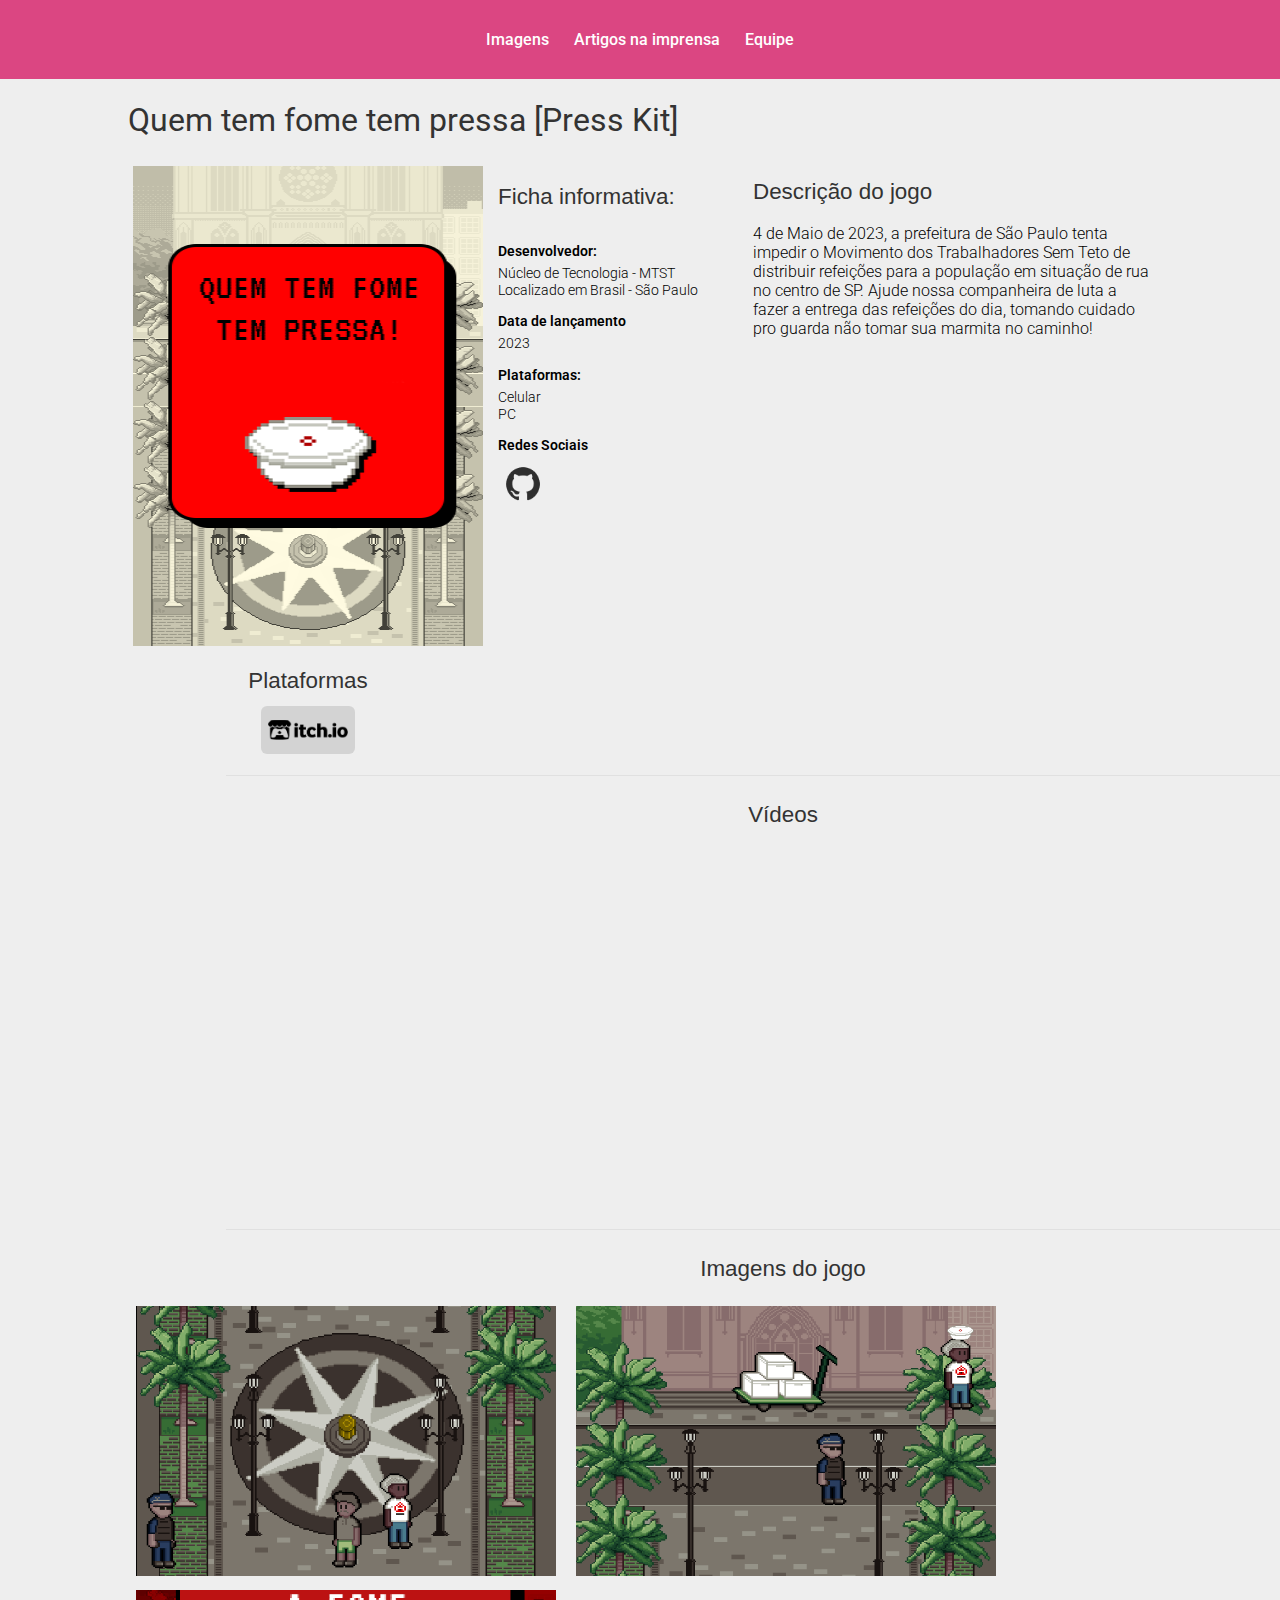
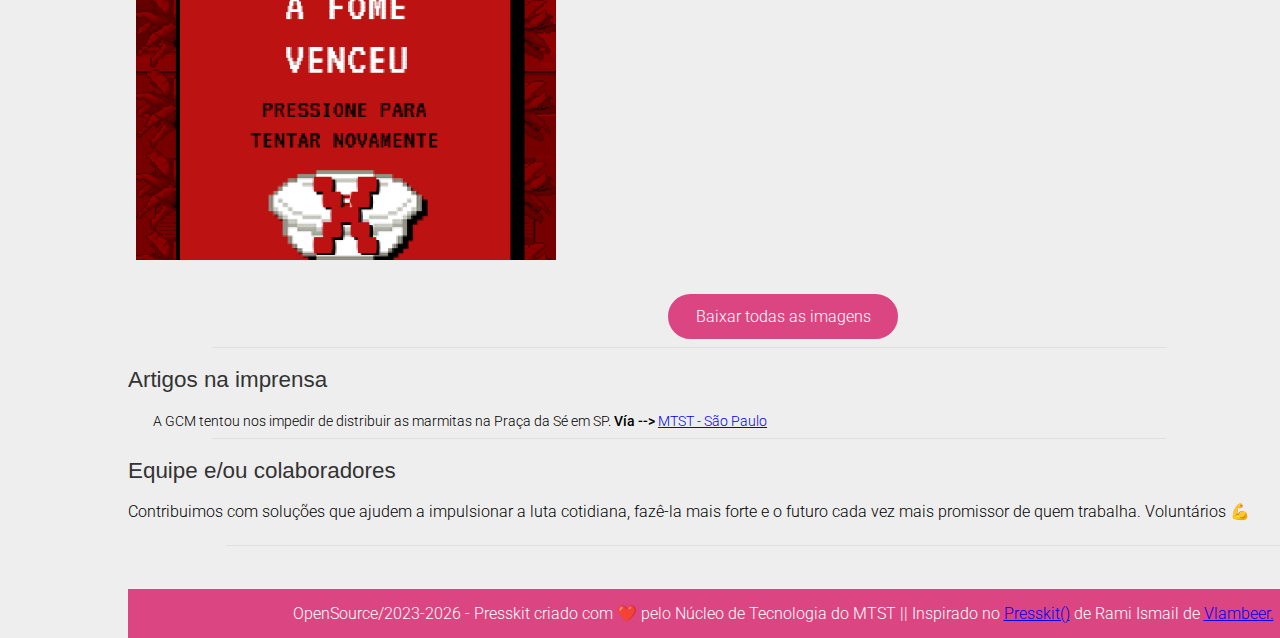
<file: jogos/que_tem_fome_tem_pressa/index.html>
<!DOCTYPE html>

<html lang="pt-Br">

<body>
    <head> 
    <meta charset="utf-8">
    <meta name="viewport" content="width=device-width, initial-scale=1.0">
    <title>Presskit Núcleo de Tecnologia MTST</title> <!-- alterar aqui-->
    <meta name="robots" content="index, follow">
    <meta name="theme-color" content="#09f"> <!-- cor da barra superior do navegador (opcional)-->
    <meta name="description" content="Ajude nossa companheira de luta a fazer a entrega das refeições do dia, tomando cuidado pro guarda não tomar sua marmita no caminho!"> <!--alterar aqui-->
    <link rel="icon" type="image/ico" href="/images/favicon.ico">
    <link rel="shortcut icon" type="image/ico" href="/images/favicon.ico">

    <!-- Opções para OPEN GRAPH (opcional)-->
    <meta property="og:title" content="Presskit Quem tem fome tem pressa"> <!-- alterar aqui-->
    <meta property="og:description" content="Ajude nossa companheira de luta a fazer a entrega das refeições do dia, tomando cuidado pro guarda não tomar sua marmita no caminho!"> <!-- alterar aqui-->
    <meta property="og:image" content="/images/poster.png"> <!-- alterar aqui-->
    <meta property="og:site_name" content=""> <!-- alterar aqui-->
    <!-- Fim das opções para OPEN GRAPH -->

    <link rel="preconnect" href="https://fonts.googleapis.com">
    <link rel="preconnect" href="https://fonts.gstatic.com" crossorigin>
    <link href="https://fonts.googleapis.com/css2?family=Roboto:ital,wght@0,100;0,300;0,400;0,500;0,700;0,900;1,100;1,300;1,400;1,500;1,700;1,900&display=swap" rel="stylesheet">
    <link rel="stylesheet" href="css/style.css">
</head>


<nav class="nav">
    <a href="#imagens" class="btn_link">Imagens</a>
    <a href="#artigos" class="btn_link">Artigos na imprensa</a>
    <a href="#equipe" class="btn_link">Equipe</a>
</nav> 

<main class="container">
    <div class="titulo">
        <header>
            <h1>Quem tem fome tem pressa [Press Kit]</h>
        </header>
    </div>

    <container class="col1_col2">
        <div class="coluna1">

            <div class="poster-redes">

                <div class="div-poster">

                    <a class="poster" download href="images/poster.png">
                        <img 
                        width="350"
                        height="480"
                        title="Logo ou nome do estúdio" 
                        alt="Logo ou nome do estúdio" 
                        src="images/poster.png"></a>

                </div>

                <div class="div-redes">

                    <div class="redes-title">
                        
                        <h2 class="headers">Plataformas</h2>

                    </div>
                    
                    <div class="service-games">
                        <div class="cards-redes">
                            <a class="img-redes" href="https://ntmtst.itch.io/fome-pressa" target="_blank"><img
                            width="80"
                            height="20"
                            title="Ícone do Itch.io"
                            alt="Pequeno ícone do site Itch.io com link ao jogo"
                            src="images/service/itchio.png"></a></div>
          
                    </div>

                </div>

            </div>

            
            <div class="coluna1_subheader">
                <h2 class="headers" >Ficha informativa:</h2>
                    <h3 class="subheaders">Desenvolvedor:</h3>
                    <div class="texto">Núcleo de Tecnologia - MTST</div>
                        <div class="texto">Localizado em Brasil - São Paulo</div>
                        <h3 class="subheaders">Data de lançamento</h3>
                        <div class="texto">2023</div>

                  
                    <h3 class="subheaders">Plataformas:</h3>
                    <!-- deletar as que não for usar-->
                    <div class="texto">
                        Celular<br>
                        PC
                    </div>
                  
                    <div class="coluna3_redessociais">
                        <!-- Alterar apenas o link em href para seu endereço nas respectivas redes-->
                            <section class="redes">
                                <h3 class="subheaders">Redes Sociais</h3>
                                    <a class="image-icon" href="https://github.com/tecMTST/fome-pressa">
                                    <img src="images/media-icons/github.png", alt="Ícone do Github">
                                    </a>
                                  
                            </section>
                        </section>
                
                        </div>
           
            
                    </div>
            </div>

        </div>

        <div class="coluna2">
            <article>
                <header>
                    <h2 class="headers">Descrição do jogo</h2>
                </header>
                <p class="textarea">4 de Maio de 2023, a prefeitura de São Paulo tenta impedir o Movimento dos Trabalhadores Sem Teto de distribuir refeições para a população em situação de rua no centro de SP.
                    Ajude nossa companheira de luta a fazer a entrega das refeições do dia, tomando cuidado pro guarda não tomar sua marmita no caminho!</p>
            </article>

                 </div>
    </container>
    
    <div class="coluna3">
        <section class="coluna3_links">
   
    <div class="coluna4">
        <hr class="hrvideo" style=" border: none; height: 1px; background-color: #c2c2c250;">
        <div class="coluna4_videos">
            
            <h2 class="headers">Vídeos</h2>

            <div class="videos">
                <!-- copiar cada elemento e colá-lo para mostrar mais vídeos em sua respectiva coluna-->    
            <div class="videoitem">
            <iframe allowfullscreen
            src="https://www.youtube.com/embed/sc1_vB0CasQ?si=l-E32ozwlIy25k0r">
            </iframe></div>
        </div>
        </div>

        <hr style=" border: none; height: 1px; background-color: #c2c2c250;">
        <h2 class="headers">Imagens do jogo</h2> 
        <div class="coluna4_imagens">
            <!-- copiar e colar adicionar para mais imagens-->
            <div class="imagempromo">
            <a href="images/01.png"><img src="images/01.png" title="Imagem do jogo" alt="Imagem do jogo"></a>
            <a href="images/02.png"><img src="images/02.png" title="Imagem do jogo" alt="Imagem do jogo"></a>  
            <a href="images/03.png"><img src="images/03.png" title="Imagem do jogo" alt="Imagem do jogo"></a>  
            </div>
        </div>

        <!-- crie um arquivo .rar dentro da pasta imagens com as imagens que poderão baixar-->
        <div class="botaobaixar"><a href="images/imagens.rar download" download="imagens.rar"> <button id="baixar">Baixar todas as imagens
        </button>
        </a>
        </div>
        
        <div class="artigo-equipe">
            <hr style=" border: none; height: 1px; background-color: #c2c2c250;">

        <section class="artigos">
            <aside>
                <h2 class="headers" id="artigos">Artigos na imprensa</h2>
            
                <!-- máximo duas linhas por cita-->
            <div>
                <cite>A GCM tentou nos impedir de distribuir as marmitas na Praça da Sé em SP. <span> Vía --> </span><a href="https://www.instagram.com/reel/Cry5aGUxrN6/" style="font-size: 1em;">MTST - São Paulo</a> </cite>
            </div>
         
            </aside>
        </section>

        <hr style=" border: none; height: 1px; background-color: #c2c2c250;">

        <section>
            <h2 class="headers" id="equipe">Equipe e/ou colaboradores</h2>
            <p class="textarea">Contribuimos com soluções que ajudem a impulsionar a luta cotidiana, fazê-la mais forte e o futuro cada vez mais promissor de quem trabalha. Voluntários 💪</p>
        </section>
        </div>
        <hr style=" border: none; height: 1px; background-color: #c2c2c250;">

        <!-- por favor, não remover o footer pelos devidos créditos-->
        <div class="footerpagina">
            <footer style="text-align: center;">
                    OpenSource/2023-<script type="text/javascript">document.write(new Date().getFullYear());</script>
                    - Presskit criado com ❤️ pelo Núcleo de Tecnologia do MTST || Inspirado no <a href="https://dopresskit.com/">Presskit()</a> de Rami Ismail de <a href="https://www.vlambeer.com/"> Vlambeer.</a></footer>
        </div>
    </div>
</main>
</body>
</html>
</file>
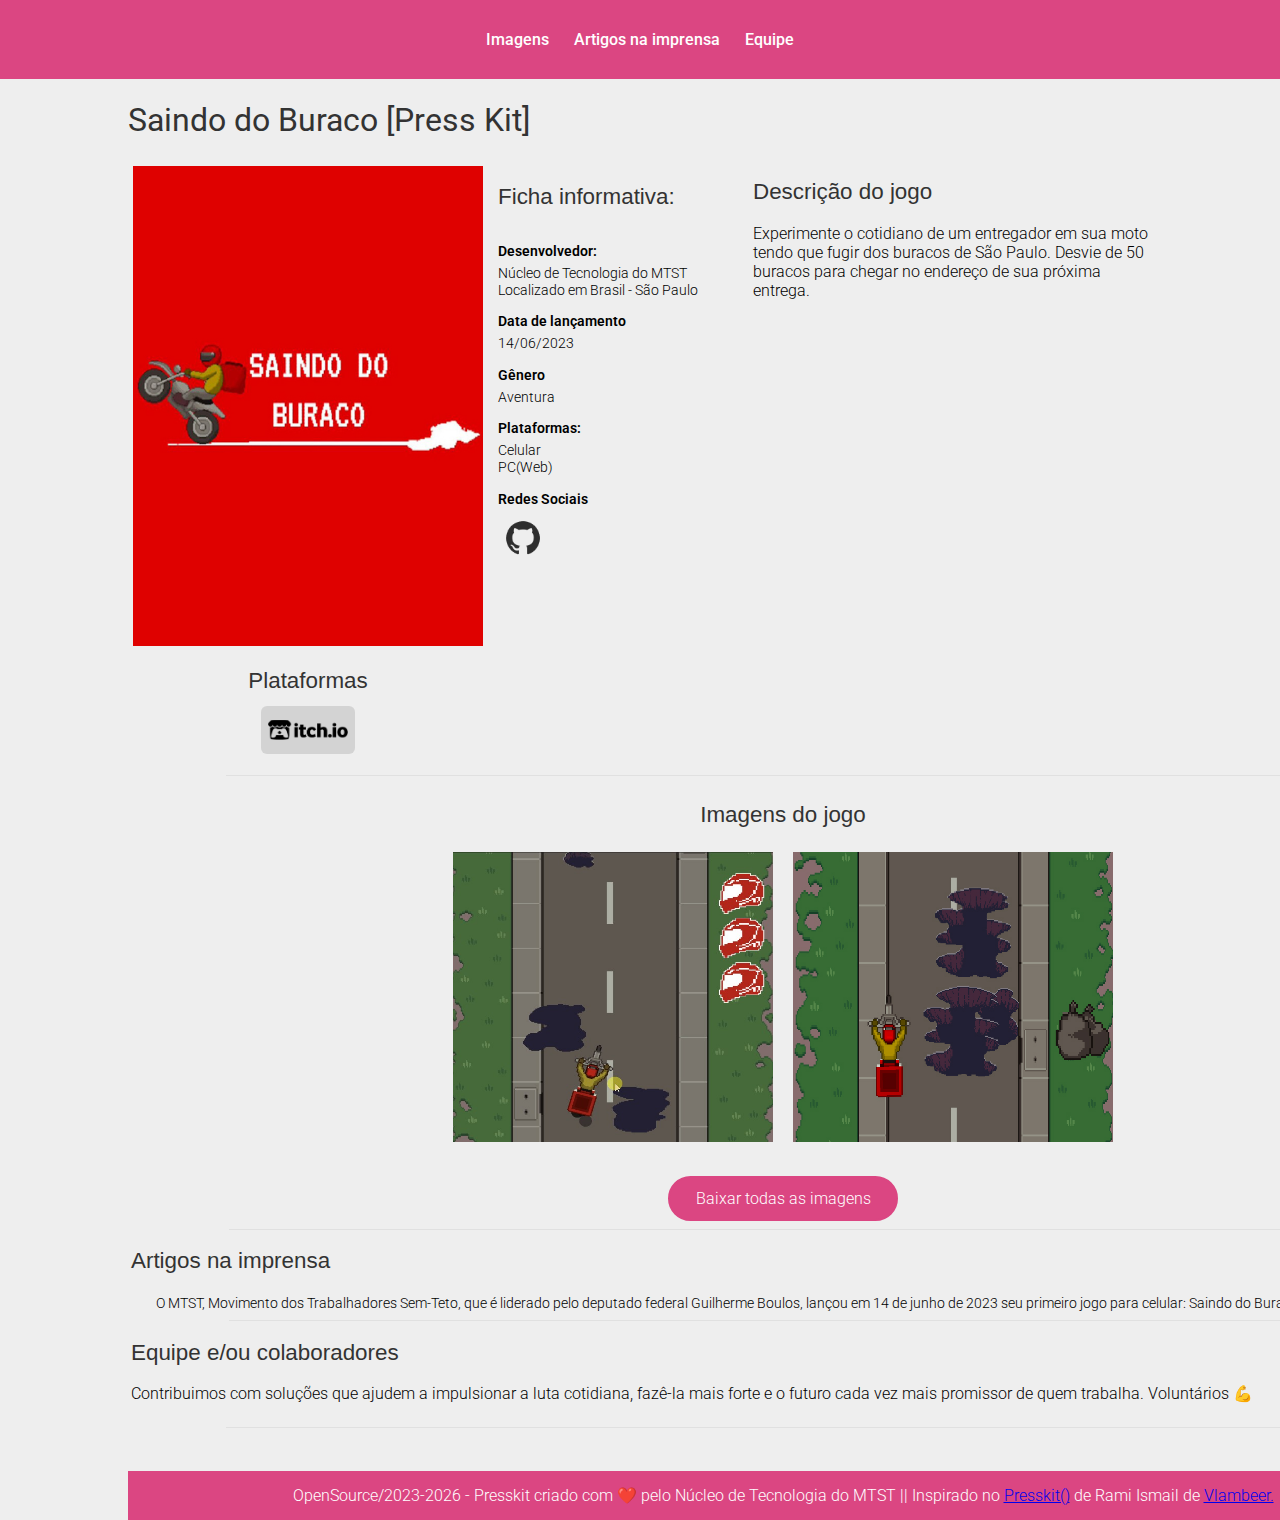
<file: jogos/saindo_do_buraco/index.html>
<!DOCTYPE html>

<html lang="pt-Br">

<body>
    <head> 
    <meta charset="utf-8">
    <meta name="viewport" content="width=device-width, initial-scale=1.0">
    <title>Presskit Núcleo de Tecnologia MTST</title> <!-- alterar aqui-->
    <meta name="robots" content="index, follow">
    <meta name="theme-color" content="#09f"> <!-- cor da barra superior do navegador (opcional)-->
    <meta name="description" content="Presskit do jogo Saindo do buraco."> <!--alterar aqui-->
    <link rel="icon" type="image/ico" href="/images/favicon.ico">
    <link rel="shortcut icon" type="image/ico" href="/images/favicon.ico">

    <!-- Opções para OPEN GRAPH (opcional)-->
    <meta property="og:title" content="Presskit Saindo do buraco"> <!-- alterar aqui-->
    <meta property="og:description" content="Experimente o cotidiano de um entregador em sua moto tendo que fugir dos buracos de São Paulo."> <!-- alterar aqui-->
    <meta property="og:image" content="/images/poster.jpg"> <!-- alterar aqui-->
    <meta property="og:site_name" content=""> <!-- alterar aqui-->
    <!-- Fim das opções para OPEN GRAPH -->

    <link rel="preconnect" href="https://fonts.googleapis.com">
    <link rel="preconnect" href="https://fonts.gstatic.com" crossorigin>
    <link href="https://fonts.googleapis.com/css2?family=Roboto:ital,wght@0,100;0,300;0,400;0,500;0,700;0,900;1,100;1,300;1,400;1,500;1,700;1,900&display=swap" rel="stylesheet">
    <link rel="stylesheet" href="css/style.css">
</head>


<nav class="nav">
    <a href="#imagens" class="btn_link">Imagens</a>
    <a href="#artigos" class="btn_link">Artigos na imprensa</a>
    <a href="#equipe" class="btn_link">Equipe</a>
</nav> 

<main class="container">
    <div class="titulo">
        <header>
            <h1>Saindo do Buraco [Press Kit]</h>
        </header>
    </div>

    <container class="col1_col2">
        <div class="coluna1">

            <div class="poster-redes">

                <div class="div-poster">

                    <a class="poster" download href="images/poster.jpg">
                        <img 
                        width="350"
                        height="480"
                        title="Pôster do jogo Saindo do buraco" 
                        alt="Uma moto sendo empinada num fundo vermelho com título do jogo em branco" 
                        src="images/poster.jpg"></a>

                </div>

                <div class="div-redes">

                    <div class="redes-title">
                        
                        <h2 class="headers">Plataformas</h2>

                    </div>
                    
                    <div class="service-games">
                        <div class="cards-redes">
                            <a class="img-redes" href="https://ntmtst.itch.io/saindo-do-buraco" target="_blank"><img
                            width="80"
                            height="20"
                            title="Ícone do Itch.io"
                            alt="Pequeno ícone do site Itch.io com link ao jogo"
                            src="images/service/itchio.png"></a></div>
            
                 
                    </div>

                </div>

            </div>

            
            <div class="coluna1_subheader">
                <h2 class="headers" >Ficha informativa:</h2>
                    <h3 class="subheaders">Desenvolvedor:</h3>
                    <div class="texto">Núcleo de Tecnologia do MTST</div>
                        <div class="texto">Localizado em Brasil - São Paulo</div>

                        <h3 class="subheaders">Data de lançamento</h3>
                        <div class="texto">14/06/2023</div>
      
                        <h3 class="subheaders">Gênero</h3>
                        <div class="texto">Aventura</div>

                    <h3 class="subheaders">Plataformas:</h3>
                    <!-- deletar as que não for usar-->
                    <div class="texto">
                        Celular<br>
                        PC(Web)<br>
                    
                    </div>
                  
             
                <div class="coluna3_redessociais">
                    <!-- Alterar apenas o link em href para seu endereço nas respectivas redes-->
                        <section class="redes">
                            <h3 class="subheaders">Redes Sociais</h3>
                                                         
                                <a class="image-icon" href="https://github.com/tecMTST">
                                <img src="images/media-icons/github.png", alt="Ícone do Github">
                                </a>
                              
                                
                        </section>
                    </section>
            
                    </div>
            </div>

        </div>

        <div class="coluna2">
            <article>
                <header>
                    <h2 class="headers">Descrição do jogo</h2>
                </header>
                <p class="textarea">Experimente o cotidiano de um entregador em sua moto tendo que fugir dos buracos de São Paulo.
                    Desvie de 50 buracos para chegar no endereço de sua próxima entrega.</p>
            </article>

                 </div>
    </container>
    
    <div class="coluna3">
        <section class="coluna3_links">
   
    <div class="coluna4">
        <div class="coluna4_videos">
        
        </div>
        <hr style=" border: none; height: 1px; background-color: #c2c2c250;">

        <h2 class="headers" id="imagens">Imagens do jogo</h2>
        <div class="coluna4_imagens">
            <!-- copiar e colar adicionar para mais imagens-->
            <div class="imagempromo">
                <a href="images/01.jpg"><img src="images/01.jpg" title="Imagem do icon" alt="Imagem do icon"></a>
            <a href="images/02.jpg"><img src="images/02.jpg" title="Imagem do icon" alt="Imagem do icon"></a>
</div>
        </div>

        <!-- crie um arquivo .rar dentro da pasta imagens com as imagens que poderão baixar-->
        <div class="botaobaixar"><a href="images/imagens.rar download" download="imagens.rar"> <button id="baixar">Baixar todas as imagens
        </button>
        </a>
        </div>
        
        <div class="artigo-equipe">
            <hr style=" border: none; height: 1px; background-color: #c2c2c250;">

        <section class="artigos">
            <aside>
                <h2 class="headers" id="artigos">Artigos na imprensa</h2>
            
                <!-- máximo duas linhas por cita-->
            <div>
                <cite>O MTST, Movimento dos Trabalhadores Sem-Teto, que é liderado pelo deputado federal Guilherme Boulos, lançou em 14 de junho de 2023 seu primeiro jogo para celular: Saindo do Buraco.<span>Vía --></span><a href="file:///C:/Users/raito/Desktop/app/nt-pk/build/saindo-db/index.html" style="font-size: 1em;">Drops de jogos</a> </cite>
            </div>
       
            
            </aside>
        </section>
        <hr style=" border: none; height: 1px; background-color: #c2c2c250;">

        <section>
            <h2 class="headers" id="equipe">Equipe e/ou colaboradores</h2>
            <p class="textarea">Contribuimos com soluções que ajudem a impulsionar a luta cotidiana, fazê-la mais forte e o futuro cada vez mais promissor de quem trabalha.
                Voluntários 💪</p>
        </section>
        </div>
        <hr style=" border: none; height: 1px; background-color: #c2c2c250;">

        <!-- por favor, não remover o footer pelos devidos créditos-->
        <div class="footerpagina">
            <footer style="text-align: center;">
                    OpenSource/2023-<script type="text/javascript">document.write(new Date().getFullYear());</script>
                    - Presskit criado com ❤️ pelo Núcleo de Tecnologia do MTST || Inspirado no <a href="https://dopresskit.com/">Presskit()</a> de Rami Ismail de <a href="https://www.vlambeer.com/"> Vlambeer.</a></footer>
        </div>
    </div>
</main>
</body>
</html>
</file>
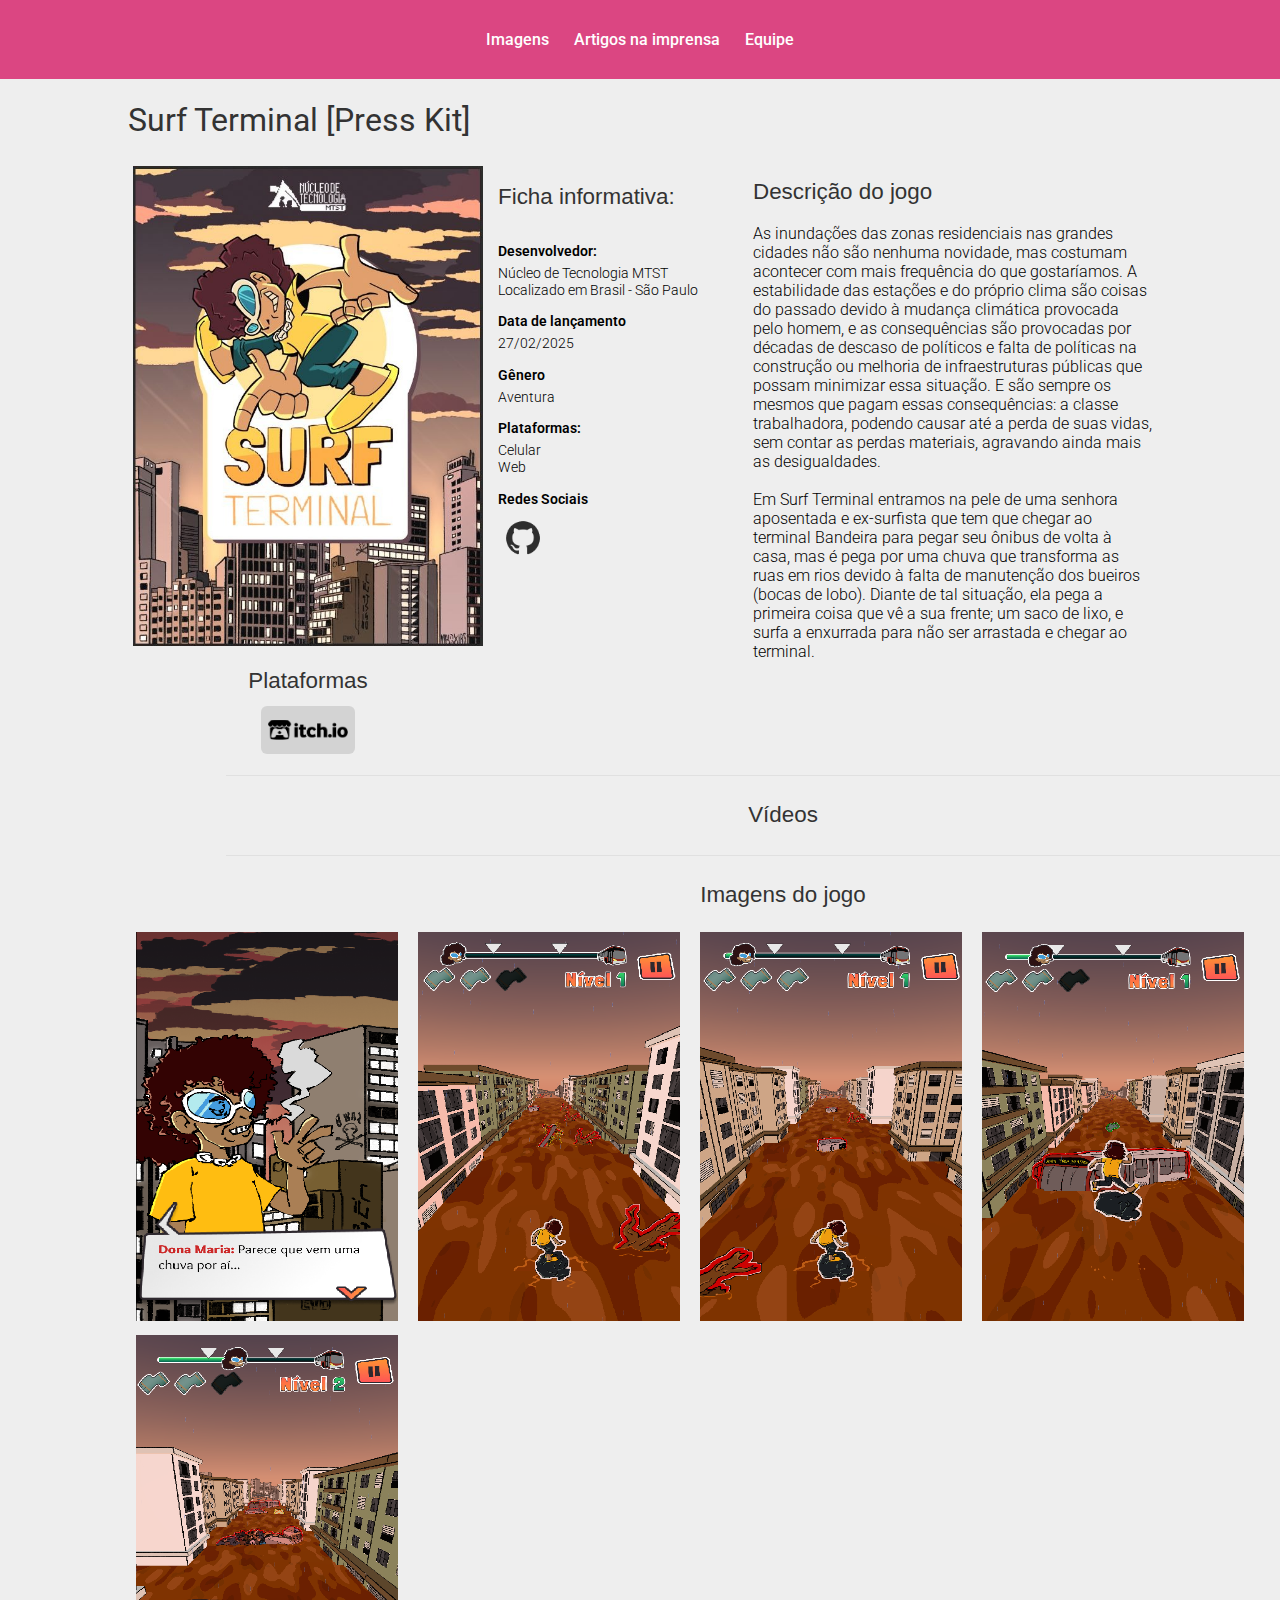
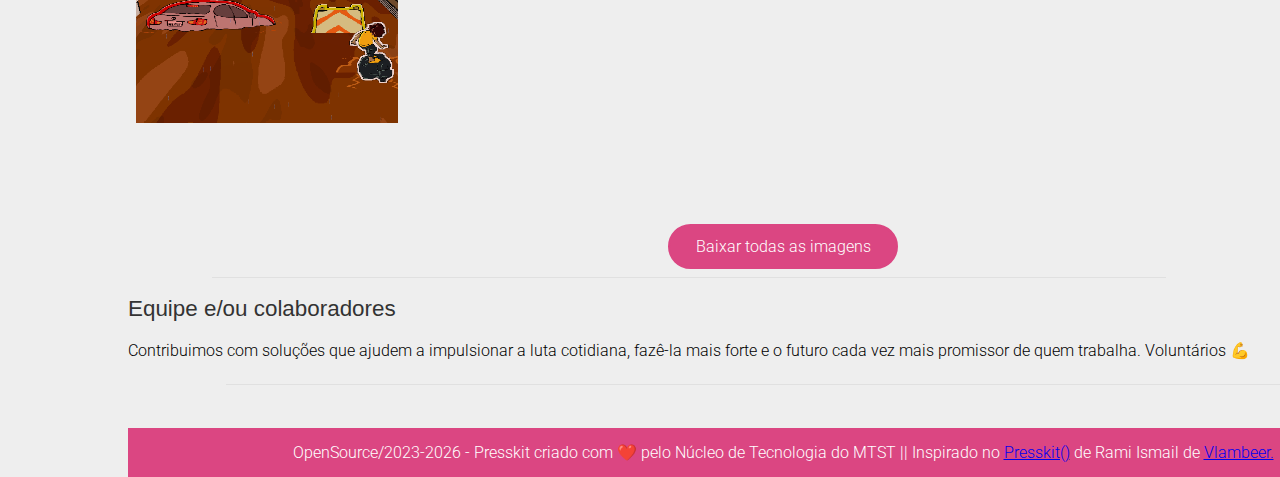
<file: jogos/surf_terminal/index.html>
<!DOCTYPE html>

<html lang="pt-Br">

<body>
    <head> 
    <meta charset="utf-8">
    <meta name="viewport" content="width=device-width, initial-scale=1.0">
    <title>Presskit Núcleo de Tecnologia MTST</title> <!-- alterar aqui-->
    <meta name="robots" content="index, follow">
    <meta name="theme-color" content="#09f"> <!-- cor da barra superior do navegador (opcional)-->
    <meta name="description" content="Surf Terminal"> <!--alterar aqui-->
    <link rel="icon" type="image/ico" href="/images/favicon.ico">
    <link rel="shortcut icon" type="image/ico" href="/images/favicon.ico">

    <!-- Opções para OPEN GRAPH (opcional)-->
    <meta property="og:title" content="Presskit Núcleo Tecnologia MTST]"> <!-- alterar aqui-->
    <meta property="og:description" content="Em Surf Terminal entramos na pele de uma senhora aposentada e ex-surfista que tem que chegar ao terminal Bandeira para pegar seu ônibus de volta à casa, mas é pega por uma chuva que transforma as ruas em rios devido à falta de manutenção dos bueiros (bocas de lobo). Diante de tal situação, ela pega a primeira coisa que vê a sua frente; um saco de lixo, e surfa a enxurrada para não ser arrastada e chegar ao terminal."> <!-- alterar aqui-->
    <meta property="og:image" content="/images/poster.png"> <!-- alterar aqui-->
    <meta property="og:site_name" content=""> <!-- alterar aqui-->
    <!-- Fim das opções para OPEN GRAPH -->

    <link rel="preconnect" href="https://fonts.googleapis.com">
    <link rel="preconnect" href="https://fonts.gstatic.com" crossorigin>
    <link href="https://fonts.googleapis.com/css2?family=Roboto:ital,wght@0,100;0,300;0,400;0,500;0,700;0,900;1,100;1,300;1,400;1,500;1,700;1,900&display=swap" rel="stylesheet">
    <link rel="stylesheet" href="css/style.css">
</head>


<nav class="nav">
    <a href="#imagens" class="btn_link">Imagens</a>
    <a href="#artigos" class="btn_link">Artigos na imprensa</a>
    <a href="#equipe" class="btn_link">Equipe</a>
</nav> 

<main class="container">
    <div class="titulo">
        <header>
            <h1>Surf Terminal [Press Kit]</h>
        </header>
    </div>

    <container class="col1_col2">
        <div class="coluna1">

            <div class="poster-redes">

                <div class="div-poster">

                    <a class="poster" download href="images/poster.png">
                        <img 
                        width="350"
                        height="480"
                        title="Pôster Surf Terminal" 
                        alt="Pôster do jogo Suf Terminal" 
                        src="images/poster.jpg"></a>

                </div>

                <div class="div-redes">

                    <div class="redes-title">
                        
                        <h2 class="headers">Plataformas</h2>

                    </div>
                    
                    <div class="service-games">
                        <div class="cards-redes">
                            <a class="img-redes" href="https://ntmtst.itch.io/surf-terminal" target="_blank"><img
                            width="80"
                            height="20"
                            title="Ícone do Itch.io"
                            alt="Pequeno ícone do site Itch.io com link ao jogo"
                            src="images/service/itchio.png"></a></div>
                     </div>

                </div>

            </div>

            
            <div class="coluna1_subheader">
                <h2 class="headers" >Ficha informativa:</h2>
                    <h3 class="subheaders">Desenvolvedor:</h3>
                    <div class="texto">Núcleo de Tecnologia MTST</div>
                        <div class="texto">Localizado em Brasil - São Paulo</div>

                  <h3 class="subheaders">Data de lançamento</h3>
                  <div class="texto">27/02/2025</div>

                  <h3 class="subheaders">Gênero</h3>
                  <div class="texto">Aventura</div>

                    <h3 class="subheaders">Plataformas:</h3>
                    <!-- deletar as que não for usar-->
                    <div class="texto">
                        Celular<br>
                        Web<br>
                  
                    </div>
                  
                
               

                <div class="coluna3_redessociais">
                    <!-- Alterar apenas o link em href para seu endereço nas respectivas redes-->
                        <section class="redes">
                            <h3 class="subheaders">Redes Sociais</h3>
                            
                                <a class="image-icon" href="https://github.com/tecMTST/pororoca-terminal">
                                <img src="images/media-icons/github.png", alt="Ícone do Github">
                                </a>
                             
                                
                        </section>
                    </section>
            
                    </div>
            </div>

        </div>

        <div class="coluna2">
            <article>
                <header>
                    <h2 class="headers">Descrição do jogo</h2>
                </header>
                <p class="textarea">As inundações das zonas residenciais nas grandes cidades não são nenhuma novidade, mas costumam acontecer com mais frequência do que gostaríamos. A estabilidade das estações e do próprio clima são coisas do passado devido à mudança climática provocada pelo homem, e as consequências são provocadas por décadas de descaso de políticos e falta de políticas na construção ou melhoria de infraestruturas públicas que possam minimizar essa situação. E são sempre os mesmos que pagam essas consequências: a classe trabalhadora, podendo causar até a perda de suas vidas, sem contar as perdas materiais, agravando ainda mais as desigualdades.

                   <br><br> Em Surf Terminal entramos na pele de uma senhora aposentada e ex-surfista que tem que chegar ao terminal Bandeira para pegar seu ônibus de volta à casa, mas é pega por uma chuva que transforma as ruas em rios devido à falta de manutenção dos bueiros (bocas de lobo). Diante de tal situação, ela pega a primeira coisa que vê a sua frente; um saco de lixo, e surfa a enxurrada para não ser arrastada e chegar ao terminal.</p>
            </article>

                 </div>
    </container>
    
    <div class="coluna3">
        <section class="coluna3_links">
   
    <div class="coluna4">
        <hr class="hrvideo" style=" border: none; height: 1px; background-color: #c2c2c250;">
        <div class="coluna4_videos">
            
            <h2 class="headers">Vídeos</h2>

            <div class="videos">
                <!-- copiar cada elemento e colá-lo para mostrar mais vídeos em sua respectiva coluna-->    
            <!-- <div class="videoitem">
            <iframe allowfullscreen
            src="https://www.youtube.com/embed/W1_zKxYEP6Q?si=fT-rgPOONH_wDdRT">
            </iframe></div> -->

            <!-- <div class="videoitem">
            <iframe  allowfullscreen
            src="https://www.youtube.com/embed/WhWc3b3KhnY?si=j5zBhbYhRAToRGrX">
            </iframe>
            </div> -->
        
        </div>
        </div>

        <hr style=" border: none; height: 1px; background-color: #c2c2c250;">
        <h2 class="headers">Imagens do jogo</h2> 
        <div class="coluna4_imagens">
            <!-- copiar e colar adicionar para mais imagens-->
            <div class="imagempromo">
            <a href="images/01.png"><img src="images/01.png" title="Imagem do jogo" alt="Imagem do jogo"></a>
            <a href="images/02.png"><img src="images/02.png" title="Imagem do jogo" alt="Imagem do jogo"></a> 
            <a href="images/03.png"><img src="images/03.png" title="Imagem do jogo" alt="Imagem do jogo"></a> 
            <a href="images/04.png"><img src="images/04.png" title="Imagem do jogo" alt="Imagem do jogo"></a>
            <a href="images/05.png"><img src="images/05.png" title="Imagem do jogo" alt="Imagem do jogo"></a>   
            </div>
        </div>

        <!-- crie um arquivo .rar dentro da pasta imagens com as imagens que poderão baixar-->
        <div class="botaobaixar"><a href="images/imagens.rar download" download="imagens.rar"> <button id="baixar">Baixar todas as imagens
        </button>
        </a>
        </div>
        
        <div class="artigo-equipe">
            <hr style=" border: none; height: 1px; background-color: #c2c2c250;">
           
        <!-- <section class="artigos">
            <aside>
                <h2 class="headers" id="artigos">Artigos na imprensa</h2>
            
                 [máximo duas linhas por cita] <---------- comentar essa linha 
            <div>
                <cite>Lorem ipsum dolor sit amet consectetur adipisicing elit. Saepe, pariatur incidunt? Quod nihil, blanditiis veniam qui consequatur enim. Eius non iure expedita quam magni velit. <span> Vía - -> </span><a href="Link artigo" style="font-size: 1em;">Nome do site</a> </cite>
            </div>
            <div>
                <cite>Lorem ipsum dolor sit amet consectetur adipisicing elit. Saepe, pariatur incidunt? Quod nihil, blanditiis veniam qui consequatur enim. Eius non iure expedita quam magni velit. <span> Vía - -> </span><a href="Link artigo" style="font-size: 1em;">Nome do site</a> </cite>
            </div>
            
            </aside>
            </section> 
        <hr style=" border: none; height: 1px; background-color: #c2c2c250;"> -->

        <section>
            <h2 class="headers" id="equipe">Equipe e/ou colaboradores</h2>
            <p class="textarea">Contribuimos com soluções que ajudem a impulsionar a luta cotidiana, fazê-la mais forte e o futuro cada vez mais promissor de quem trabalha. Voluntários 💪</p>
        </section>
        </div>
        <hr style=" border: none; height: 1px; background-color: #c2c2c250;">

        <!-- por favor, não remover o footer pelos devidos créditos-->
        <div class="footerpagina">
            <footer style="text-align: center;">
                    OpenSource/2023-<script type="text/javascript">document.write(new Date().getFullYear());</script>
                    - Presskit criado com ❤️ pelo Núcleo de Tecnologia do MTST || Inspirado no <a href="https://dopresskit.com/">Presskit()</a> de Rami Ismail de <a href="https://www.vlambeer.com/"> Vlambeer.</a></footer>
        </div>
    </div>
</main>
</body>
</html>
</file>
<file: Src/Styles/presskit.css>
body {
  overflow-x: hidden;
  margin-left: 10%;
  margin-right: 10%;
  background-color: #eeeeee;
}

* {
  font-family: "Roboto", system-ui;
  font-weight: 300;
  font-style: normal;
  font-size: 1em;
}

.headers {
  font-family: "Segoe UI", Tahoma, Geneva, Verdana, sans-serif;
  font-size: 1.4em;
  font-weight: 300;
  color: rgb(51, 51, 51);
}

h1 {
  font-size: 2em;
  font-weight: 400;
  color: rgb(51, 51, 51);
}

.subheaders {
  font-weight: 600;
  font-size: 0.9em;
  margin-bottom: 5px;
}

.texto {
  font-size: 0.9em;
}

.nav {
  position: fixed;
  top: 0px;
  left: 0px;
  width: 100%;
  padding: 30px;
  padding-left: 0%;
  display: flex;
  gap: 25px;
  justify-content: center;
  background-color: #db4682;
  z-index: 2;

  .btn_link {
    color: white;
    text-decoration: none;
    font-family: "Roboto", system-ui;
    font-weight: 500;
    font-style: normal;
  }
  .btn_link:hover {
    color: gold;
    transition: 1s;
  }
}

.container {
  padding-top: 7%;
  padding-bottom: 2%;
  .coluna1 {
    display: flex;
    flex-direction: row;
    padding: 5px;
  }
  .coluna1_subheader {
    display: flex;
    flex-direction: column;
    padding-left: 15px;
    width: max-content;
  }

  .coluna2 {
    display: flex;
    flex-direction: row;
    justify-content: start;
    flex-wrap: wrap;
    margin-bottom: 10px;

    
  }

  .div-poster{

    display: flex;
    justify-content: center;

  }

  .poster-redes{

    display: flex;
    flex-direction: column;

  }

  .redes-title{

    display: flex;
    justify-content: center;

  }

  .div-redes{

    display: flex;
    justify-content: center;
    flex-direction: column;

  }

  .cards-redes{

    height: 100%;
    display: flex;
    justify-content: center;
    align-items: center;

  }

  .img-redes{

    display: flex;
    justify-content: center;
    align-items: center;

  }

  .lista_projetos {
    display: flex;
    flex-direction: row;
    gap: 7px;
    flex-wrap: wrap;

  }

  .link_projetos {
    list-style: none;
    img {width: 137px;
    height: 200px;}
  }

  .imagemthumb {
    width: 100%;
  }

  .fwrap {
    max-width: 500px;
    position: relative;
  }

.fcap {
    position: absolute; top: 0; left: 0;
    width: 100%; height: 98%;
    background: rgba(80, 79, 79, 0.7);
    display: flex; 
    justify-content: center; 
    align-items: center;}

    .fcap {
        visibility: none; 
        opacity: 0;
        transition: opacity 0.3s;}

        .fwrap:hover .fcap {
            visibility: visible; 
            opacity: 1;
            
          }

.botaopresskit {
    padding: 5px;
    background-color: #db4682;
    color: white}

  .coluna3 {
    display: flex;
    flex-direction: row;
    gap: 200px;
    margin-top: -20px;
  }
  .coluna3_links {
    display: flex;
    flex-direction: row;
    gap: 30px;
  }
  .redes {
    position: relative;
    display: flex;
    justify-content: center;
    align-items: center;
    flex-wrap: wrap;
    width: 150px;
    z-index: 1;


    .subheaders {
      margin-bottom: 5px;
      width: inherit;
    }
  }
  .redes img {
    width: 42px;
    height: 42px;

  }
  .redes > .image-icon {
    position: relative;
    height: 50%;
    margin: 4px;
  }

  .redes > .image-icon:hover {
    background-color: #a8a8a8a6;
    border-radius: 10px;
  
  }
  .service-games {
    display: flex;
    justify-content: space-evenly;
    gap: 9px;
    text-align: center;
  }
  .service-games > div > a {
    padding: 7px;
    width: 5rem;
    border-radius: 6px;
    background-color: #d3d3d3;
    height: 100%;
  }
  .service-games > div > a:hover {
    padding: 7px;
    width: 5rem;
    border-radius: 6px;
    background-color: #b33f6da6;
  }
  .coluna4 {
    display: flex;
    flex-direction: column;
    justify-content: center;
    align-items: center;


  }


  hr {
    width: 85%;
  }
  .coluna4_videos {
    display: flex;
    flex-wrap: wrap;
    flex-direction: column;
    align-items: center;
  
  }
  .coluna4_videos > .videos {
    display: flex;
    flex-wrap: wrap;
    align-items: center;
    flex-direction: row;
    width: 100%;
    justify-content: center;
  }

  iframe {
    border: none;
    margin: 10px 15px;
    width: 500px;
    height: 350px;
  }

  .coluna4_imagens {
    display: flex;
    flex-wrap: wrap;
    flex-direction: row;
    justify-content: center;
 

  }

  .coluna4_imagens div a img {
    width: 320px;
    height: 290px;
    padding: 5px 8px;
  }


  .col1_col2 {
    display: flex;
    flex-direction: row;
    gap: 50px;
  }
  .botaobaixar > a > button {
    height: 45px;
    width: 230px;
    padding: 6px;
    color: white;
    border: solid 2px #db4682;
    border-radius: 25px;
    background-color: #db4682;
    margin-top: 25px;

  }
  .botaobaixar > a > button:hover {
    background-color: #b13164;
    border: solid 2px #b13164;
    transition: 1s;
    cursor: pointer; }

  cite {
    font-size: 0.85em;
    margin-left: 25px;
     
      span{
        font-weight: 500;
      }
  }

  
  .footerpagina {
    position: relative;
    width: 1280px;
    padding: 15px;
    top: 35px;
    background-color: #db4682;
    color: white;
  }
}

@media only screen and (max-width: 500px) {
  .nav {
    position: fixed;
    top: 0px;
    left: 0px;
    width: 500px;
    padding: 30px;
    padding-left: 0%;
    display: flex;
    gap: 25px;
    justify-content: center;
    background-color: #db4682;
    z-index: 2;
  }
  .container {
    padding-top: 20%;
    padding-bottom: 2%;

    .coluna1 {
      display: flex;
      flex-direction: row;
      flex-wrap: wrap;
      justify-content: center;
    }
    .coluna1_subheader {
      display: flex;
      flex-direction: column;
    }

    .coluna2 {
      display: flex;
      flex-direction: column;
      flex-wrap: wrap;
      justify-content: center;
      width: 500px;
      height: 500px;
    }

    .coluna3 {
      display: flex;
      flex-direction: row;
      gap: 120px;
      margin-top: 50px;
    }

    .col1_col2 {
      display: flex;
      flex-direction: row;
      flex-wrap: wrap;
      gap: 50px;
    }
    .botaobaixar > a > button {
      padding: 6px;
      color: white;
      border-radius: 20px;
      background-color: #db4682;
      margin-top: 25px;
    }
    .botaobaixar > a > button:hover {
      background-color: #b33f6da6;
    }
    .coluna4_imagens > a > img {
      max-width: 100%;
    }
    .footerpagina {
      position: relative;
      width: 500px;
      padding: 10px;
      background-color: #db4682;
      color: white;
    }
  }
}

@media only screen and (max-width: 412px) {
  .nav {
    position: fixed;
    top: 0px;
    width: 412px;
    padding: 30px;
    padding-left: 0%;
    display: flex;
    gap: 25px;
    justify-content: center;
    background-color: #db4682;
    z-index: 2;
  }
  .container {
    padding-top: 25%;
    padding-bottom: 2%;

    .coluna1 {
      position: relative;
      display: flex;
      flex-direction: row;
      flex-wrap: wrap;
      justify-content: center;
    }
    .poster {
      max-width: 450px;
    }
    .coluna1_subheader {
      display: flex;
      flex-direction: column;
    }

    .coluna2 {
      display: flex;
      flex-direction: column;
      flex-wrap: wrap;
      justify-content: center;
      width: 412px;
      height: 550px;
    }
    .coluna3_links {
      display: flex;
      flex-direction: row;
      gap: 20px;
      margin-top: 50px;
    }
    .redes {
      position: relative;
      display: flex;
      flex-wrap: wrap;
      gap: 3px;
      margin-top: -8px;
      width: 120px;
      z-index: 1;
    }
    .col1_col2 {
      display: flex;
      flex-direction: row;
      flex-wrap: wrap;
      gap: 90px;
    }
    .botaobaixar > a > button {
      padding: 6px;
      color: white;
      border-radius: 20px;
      background-color: #db4682;
      margin-top: 25px;
    }
    .botaobaixar > a > button:hover {
      background-color: #b33f6da6;
    }
    .coluna4_imagens > a > img {
      max-width: 100%;
    }
    .footerpagina {
      position: relative;
      width: 412px;
      padding: 10px;
      background-color: #db4682;
      color: white;
    }
  }
}
}
</file>
<file: jogos/amor_por_sp/css/style.css>
body {
  overflow-x: hidden;
  margin-left: 10%;
  margin-right: 10%;
  background-color: #eeeeee;
}

* {
  font-family: "Roboto", system-ui;
  font-weight: 300;
  font-style: normal;
  font-size: 1em;
}

.headers {
  font-family: "Segoe UI", Tahoma, Geneva, Verdana, sans-serif;
  font-size: 1.4em;
  font-weight: 300;
  color: rgb(51, 51, 51);
}

h1 {
  font-size: 2em;
  font-weight: 400;
  color: rgb(51, 51, 51);
}

.subheaders {
  font-weight: 600;
  font-size: 0.9em;
  margin-bottom: 5px;
}

.texto {
  font-size: 0.9em;
}

.nav {
  position: fixed;
  top: 0px;
  left: 0px;
  width: 100%;
  padding: 30px;
  padding-left: 0%;
  display: flex;
  gap: 25px;
  justify-content: center;
  background-color: #db4682;
  z-index: 2;

  .btn_link {
    color: white;
    text-decoration: none;
    font-family: "Roboto", system-ui;
    font-weight: 500;
    font-style: normal;
  }
  .btn_link:hover {
    color: gold;
    transition: 1s;
  }
}

.container {
  padding-top: 7%;
  padding-bottom: 2%;
  .coluna1 {
    display: flex;
    flex-direction: row;
    padding: 5px;
  }
  .coluna1_subheader {
    display: flex;
    flex-direction: column;
    padding-left: 15px;
    width: max-content;
  }

  .coluna2 {
    display: flex;
    flex-direction: row;
    justify-content: start;
    flex-wrap: wrap;
    margin-bottom: 10px;

    
  }

  .div-poster{

    display: flex;
    justify-content: center;

  }

  .poster-redes{

    display: flex;
    flex-direction: column;

  }

  .redes-title{

    display: flex;
    justify-content: center;

  }

  .div-redes{

    display: flex;
    justify-content: center;
    flex-direction: column;
    margin-bottom: 35px;

  }

  .cards-redes{

    height: 100%;
    display: flex;
    justify-content: center;
    align-items: center;

  }

  .img-redes{

    display: flex;
    justify-content: center;
    align-items: center;

  }


  .coluna3 {
    display: flex;
    flex-direction: row;
    gap: 200px;
    margin-top: -20px;
  }
  .coluna3_links {
    display: flex;
    flex-direction: row;
    gap: 30px;
  }
  .redes {
    position: relative;
    display: flex;
    justify-content: start;
    align-items: center;
    flex-wrap: wrap;
    width: 150px;
    z-index: 1;


    .subheaders {
      margin-bottom: 5px;
      width: inherit;
    }
  }
  .redes img {
    width: 42px;
    height: 42px;

  }
  .redes > .image-icon {
    position: relative;
    height: 50%;
    margin: 4px;
  }

  .redes > .image-icon:hover {
    background-color: #a8a8a8a6;
    border-radius: 10px;
  
  }
  .service-games {
    display: flex;
    justify-content: space-evenly;
    gap: 9px;
    text-align: center;
  }
  .service-games > div > a {
    padding: 7px;
    width: 5rem;
    border-radius: 6px;
    background-color: #d3d3d3;
    height: 100%;
  }
  .service-games > div > a:hover {
    padding: 7px;
    width: 5rem;
    border-radius: 6px;
    background-color: #b33f6da6;
  }
  .coluna4 {
    display: flex;
    flex-direction: column;
    justify-content: center;
    align-items: center;


  }


  hr {
    width: 85%;
  }
  .coluna4_videos {
    display: flex;
    flex-wrap: wrap;
    flex-direction: column;
    align-items: center;
  
  }
  .coluna4_videos > .videos {
    display: flex;
    flex-wrap: wrap;
    align-items: center;
    flex-direction: row;
    width: 100%;
    justify-content: center;
  }

  iframe {
    border: none;
    margin: 10px 15px;
    width: 500px;
    height: 350px;
  }

  .coluna4_imagens {
    display: flex;
    flex-wrap: wrap;
    flex-direction: row;
    justify-content: center;
 

  }

  .coluna4_imagens div a img {
    width: 350px;
    height: 400px;
    padding: 5px 8px;
  }


  .col1_col2 {
    display: flex;
    flex-direction: row;
    gap: 50px;
  }
  .botaobaixar > a > button {
    height: 45px;
    width: 230px;
    padding: 6px;
    color: white;
    border: solid 2px #db4682;
    border-radius: 25px;
    background-color: #db4682;
    margin-top: 25px;

  }
  .botaobaixar > a > button:hover {
    background-color: #b13164;
    border: solid 2px #b13164;
    transition: 1s;
    cursor: pointer; }

  cite {
    font-size: 0.90em;
    font-style: italic;
    margin-left: 25px;

    span{
      font-weight: 500;
    }
  }

  .artigo-equipe {
    align-self: start;
  }

  .footerpagina {
    position: relative;
    width: 1280px;
    padding: 15px;
    top: 35px;
    background-color: #db4682;
    color: white;
  }
}

@media only screen and (max-width: 500px) {
  .nav {
    position: fixed;
    top: 0px;
    left: 0px;
    width: 500px;
    padding: 30px;
    padding-left: 0%;
    display: flex;
    gap: 25px;
    justify-content: center;
    background-color: #db4682;
    z-index: 2;
  }
  .container {
    padding-top: 20%;
    padding-bottom: 2%;

    .coluna1 {
      display: flex;
      flex-direction: row;
      flex-wrap: wrap;
      justify-content: center;
    }
    .coluna1_subheader {
      display: flex;
      flex-direction: column;
    }

    .coluna2 {
      display: flex;
      flex-direction: column;
      flex-wrap: wrap;
      justify-content: center;
      width: 500px;
      height: 500px;
    }

    .coluna3 {
      display: flex;
      flex-direction: row;
      gap: 120px;
      margin-top: 50px;
    }

    .col1_col2 {
      display: flex;
      flex-direction: row;
      flex-wrap: wrap;
      gap: 50px;
    }
    .botaobaixar > a > button {
      padding: 6px;
      color: white;
      border-radius: 20px;
      background-color: #db4682;
      margin-top: 25px;
    }
    .botaobaixar > a > button:hover {
      background-color: #b33f6da6;
    }
    .coluna4_imagens > a > img {
      max-width: 100%;
    }
    .footerpagina {
      position: relative;
      width: 500px;
      padding: 10px;
      background-color: #db4682;
      color: white;
    }
  }
}

@media only screen and (max-width: 412px) {
  .nav {
    position: fixed;
    top: 0px;
    width: 412px;
    padding: 30px;
    padding-left: 0%;
    display: flex;
    gap: 25px;
    justify-content: center;
    background-color: #db4682;
    z-index: 2;
  }
  .container {
    padding-top: 25%;
    padding-bottom: 2%;

    .coluna1 {
      position: relative;
      display: flex;
      flex-direction: row;
      flex-wrap: wrap;
      justify-content: center;
    }
    .poster {
      max-width: 450px;
    }
    .coluna1_subheader {
      display: flex;
      flex-direction: column;
    }

    .coluna2 {
      display: flex;
      flex-direction: column;
      flex-wrap: wrap;
      justify-content: center;
      width: 412px;
      height: 550px;
    }
    .coluna3_links {
      display: flex;
      flex-direction: row;
      gap: 20px;
      margin-top: 50px;
    }
    .redes {
      position: relative;
      display: flex;
      flex-wrap: wrap;
      gap: 3px;
      margin-top: -8px;
      width: 120px;
      z-index: 1;
    }
    .col1_col2 {
      display: flex;
      flex-direction: row;
      flex-wrap: wrap;
      gap: 90px;
    }
    .botaobaixar > a > button {
      padding: 6px;
      color: white;
      border-radius: 20px;
      background-color: #db4682;
      margin-top: 25px;
    }
    .botaobaixar > a > button:hover {
      background-color: #b33f6da6;
    }
    .coluna4_imagens > a > img {
      max-width: 100%;
    }
    .footerpagina {
      position: relative;
      width: 412px;
      padding: 10px;
      background-color: #db4682;
      color: white;
    }
  }
}
}
</file>
<file: jogos/caso_de_policia/css/style.css>
body {
  overflow-x: hidden;
  margin-left: 10%;
  margin-right: 10%;
  background-color: #eeeeee;
}

* {
  font-family: "Roboto", system-ui;
  font-weight: 300;
  font-style: normal;
  font-size: 1em;
}

.headers {
  font-family: "Segoe UI", Tahoma, Geneva, Verdana, sans-serif;
  font-size: 1.4em;
  font-weight: 300;
  color: rgb(51, 51, 51);
}

h1 {
  font-size: 2em;
  font-weight: 400;
  color: rgb(51, 51, 51);
}

.subheaders {
  font-weight: 600;
  font-size: 0.9em;
  margin-bottom: 5px;
}

.texto {
  font-size: 0.9em;
}

.nav {
  position: fixed;
  top: 0px;
  left: 0px;
  width: 100%;
  padding: 30px;
  padding-left: 0%;
  display: flex;
  gap: 25px;
  justify-content: center;
  background-color: #db4682;
  z-index: 2;

  .btn_link {
    color: white;
    text-decoration: none;
    font-family: "Roboto", system-ui;
    font-weight: 500;
    font-style: normal;
  }
  .btn_link:hover {
    color: gold;
    transition: 1s;
  }
}

.container {
  padding-top: 7%;
  padding-bottom: 2%;
  .coluna1 {
    display: flex;
    flex-direction: row;
    padding: 5px;
  }
  .coluna1_subheader {
    display: flex;
    flex-direction: column;
    padding-left: 15px;
    width: max-content;
  }

  .coluna2 {
    display: flex;
    flex-direction: row;
    justify-content: start;
    flex-wrap: wrap;
    margin-bottom: 10px;

    
  }

  .div-poster{

    display: flex;
    justify-content: center;

  }

  .poster-redes{

    display: flex;
    flex-direction: column;

  }

  .redes-title{

    display: flex;
    justify-content: center;

  }

  .div-redes{

    display: flex;
    justify-content: center;
    flex-direction: column;
    margin-bottom: 35px;

  }

  .cards-redes{

    height: 100%;
    display: flex;
    justify-content: center;
    align-items: center;

  }

  .img-redes{

    display: flex;
    justify-content: center;
    align-items: center;

  }


  .coluna3 {
    display: flex;
    flex-direction: row;
    gap: 200px;
    margin-top: -20px;
  }
  .coluna3_links {
    display: flex;
    flex-direction: row;
    gap: 30px;
  }
  .redes {
    position: relative;
    display: flex;
    justify-content: start;
    align-items: center;
    flex-wrap: wrap;
    width: 150px;
    z-index: 1;


    .subheaders {
      margin-bottom: 5px;
      width: inherit;
    }
  }
  .redes img {
    width: 42px;
    height: 42px;

  }
  .redes > .image-icon {
    position: relative;
    height: 50%;
    margin: 4px;
  }

  .redes > .image-icon:hover {
    background-color: #a8a8a8a6;
    border-radius: 10px;
  
  }
  .service-games {
    display: flex;
    justify-content: space-evenly;
    gap: 9px;
    text-align: center;
  }
  .service-games > div > a {
    padding: 7px;
    width: 5rem;
    border-radius: 6px;
    background-color: #d3d3d3;
    height: 100%;
  }
  .service-games > div > a:hover {
    padding: 7px;
    width: 5rem;
    border-radius: 6px;
    background-color: #b33f6da6;
  }
  .coluna4 {
    display: flex;
    flex-direction: column;
    justify-content: center;
    align-items: center;


  }


  hr {
    width: 85%;
  }
  .coluna4_videos {
    display: flex;
    flex-wrap: wrap;
    flex-direction: column;
    align-items: center;
  
  }
  .coluna4_videos > .videos {
    display: flex;
    flex-wrap: wrap;
    align-items: center;
    flex-direction: row;
    width: 100%;
    justify-content: center;
  }

  iframe {
    border: none;
    margin: 10px 15px;
    width: 500px;
    height: 350px;
  }

  .coluna4_imagens {
    display: flex;
    flex-wrap: wrap;
    flex-direction: row;
    justify-content: center;
 

  }

  .coluna4_imagens div a img {
    width: 320px;
    height: 470px;
    padding: 5px 8px;
  }


  .col1_col2 {
    display: flex;
    flex-direction: row;
    gap: 50px;
  }
  .botaobaixar > a > button {
    height: 45px;
    width: 230px;
    padding: 6px;
    color: white;
    border: solid 2px #db4682;
    border-radius: 25px;
    background-color: #db4682;
    margin-top: 25px;

  }
  .botaobaixar > a > button:hover {
    background-color: #b13164;
    border: solid 2px #b13164;
    transition: 1s;
    cursor: pointer; }

  cite {
    font-size: 0.90em;
    font-style: italic;
    margin-left: 25px;

    span{
      font-weight: 500;
    }
  }

  .artigo-equipe {
    align-self: start;
  }

  .footerpagina {
    position: relative;
    width: 1280px;
    padding: 15px;
    top: 35px;
    background-color: #db4682;
    color: white;
  }
}

@media only screen and (max-width: 500px) {
  .nav {
    position: fixed;
    top: 0px;
    left: 0px;
    width: 500px;
    padding: 30px;
    padding-left: 0%;
    display: flex;
    gap: 25px;
    justify-content: center;
    background-color: #db4682;
    z-index: 2;
  }
  .container {
    padding-top: 20%;
    padding-bottom: 2%;

    .coluna1 {
      display: flex;
      flex-direction: row;
      flex-wrap: wrap;
      justify-content: center;
    }
    .coluna1_subheader {
      display: flex;
      flex-direction: column;
    }

    .coluna2 {
      display: flex;
      flex-direction: column;
      flex-wrap: wrap;
      justify-content: center;
      width: 500px;
      height: 500px;
    }

    .coluna3 {
      display: flex;
      flex-direction: row;
      gap: 120px;
      margin-top: 50px;
    }

    .col1_col2 {
      display: flex;
      flex-direction: row;
      flex-wrap: wrap;
      gap: 50px;
    }
    .botaobaixar > a > button {
      padding: 6px;
      color: white;
      border-radius: 20px;
      background-color: #db4682;
      margin-top: 25px;
    }
    .botaobaixar > a > button:hover {
      background-color: #b33f6da6;
    }
    .coluna4_imagens > a > img {
      max-width: 100%;
    }
    .footerpagina {
      position: relative;
      width: 500px;
      padding: 10px;
      background-color: #db4682;
      color: white;
    }
  }
}

@media only screen and (max-width: 412px) {
  .nav {
    position: fixed;
    top: 0px;
    width: 412px;
    padding: 30px;
    padding-left: 0%;
    display: flex;
    gap: 25px;
    justify-content: center;
    background-color: #db4682;
    z-index: 2;
  }
  .container {
    padding-top: 25%;
    padding-bottom: 2%;

    .coluna1 {
      position: relative;
      display: flex;
      flex-direction: row;
      flex-wrap: wrap;
      justify-content: center;
    }
    .poster {
      max-width: 450px;
    }
    .coluna1_subheader {
      display: flex;
      flex-direction: column;
    }

    .coluna2 {
      display: flex;
      flex-direction: column;
      flex-wrap: wrap;
      justify-content: center;
      width: 412px;
      height: 550px;
    }
    .coluna3_links {
      display: flex;
      flex-direction: row;
      gap: 20px;
      margin-top: 50px;
    }
    .redes {
      position: relative;
      display: flex;
      flex-wrap: wrap;
      gap: 3px;
      margin-top: -8px;
      width: 120px;
      z-index: 1;
    }
    .col1_col2 {
      display: flex;
      flex-direction: row;
      flex-wrap: wrap;
      gap: 90px;
    }
    .botaobaixar > a > button {
      padding: 6px;
      color: white;
      border-radius: 20px;
      background-color: #db4682;
      margin-top: 25px;
    }
    .botaobaixar > a > button:hover {
      background-color: #b33f6da6;
    }
    .coluna4_imagens > a > img {
      max-width: 100%;
    }
    .footerpagina {
      position: relative;
      width: 412px;
      padding: 10px;
      background-color: #db4682;
      color: white;
    }
  }
}
}
</file>
<file: jogos/imobilidade_urbana/css/style.css>
body {
  overflow-x: hidden;
  margin-left: 10%;
  margin-right: 10%;
  background-color: #eeeeee;
}

* {
  font-family: "Roboto", system-ui;
  font-weight: 300;
  font-style: normal;
  font-size: 1em;
}

.headers {
  font-family: "Segoe UI", Tahoma, Geneva, Verdana, sans-serif;
  font-size: 1.4em;
  font-weight: 300;
  color: rgb(51, 51, 51);
}

h1 {
  font-size: 2em;
  font-weight: 400;
  color: rgb(51, 51, 51);
}

.subheaders {
  font-weight: 600;
  font-size: 0.9em;
  margin-bottom: 5px;
}

.texto {
  font-size: 0.9em;
}

.nav {
  position: fixed;
  top: 0px;
  left: 0px;
  width: 100%;
  padding: 30px;
  padding-left: 0%;
  display: flex;
  gap: 25px;
  justify-content: center;
  background-color: #db4682;
  z-index: 2;

  .btn_link {
    color: white;
    text-decoration: none;
    font-family: "Roboto", system-ui;
    font-weight: 500;
    font-style: normal;
  }
  .btn_link:hover {
    color: gold;
    transition: 1s;
  }
}

.container {
  padding-top: 7%;
  padding-bottom: 2%;
  .coluna1 {
    display: flex;
    flex-direction: row;
    padding: 5px;
  }
  .coluna1_subheader {
    display: flex;
    flex-direction: column;
    padding-left: 15px;
    width: max-content;
  }

  .coluna2 {
    display: flex;
    flex-direction: row;
    justify-content: start;
    flex-wrap: wrap;
    margin-bottom: 10px;

    
  }

  .div-poster{

    display: flex;
    justify-content: center;

  }

  .poster-redes{

    display: flex;
    flex-direction: column;

  }

  .redes-title{

    display: flex;
    justify-content: center;

  }

  .div-redes{

    display: flex;
    justify-content: center;
    flex-direction: column;
    margin-bottom: 35px;

  }

  .cards-redes{

    height: 100%;
    display: flex;
    justify-content: center;
    align-items: center;

  }

  .img-redes{

    display: flex;
    justify-content: center;
    align-items: center;

  }


  .coluna3 {
    display: flex;
    flex-direction: row;
    gap: 200px;
    margin-top: -20px;
  }
  .coluna3_links {
    display: flex;
    flex-direction: row;
    gap: 30px;
  }
  .redes {
    position: relative;
    display: flex;
    justify-content: start;
    align-items: center;
    flex-wrap: wrap;
    width: 150px;
    z-index: 1;


    .subheaders {
      margin-bottom: 5px;
      width: inherit;
    }
  }
  .redes img {
    width: 42px;
    height: 42px;

  }
  .redes > .image-icon {
    position: relative;
    height: 50%;
    margin: 4px;
  }

  .redes > .image-icon:hover {
    background-color: #a8a8a8a6;
    border-radius: 10px;
  
  }
  .service-games {
    display: flex;
    justify-content: space-evenly;
    gap: 9px;
    text-align: center;
  }
  .service-games > div > a {
    padding: 7px;
    width: 5rem;
    border-radius: 6px;
    background-color: #d3d3d3;
    height: 100%;
  }
  .service-games > div > a:hover {
    padding: 7px;
    width: 5rem;
    border-radius: 6px;
    background-color: #b33f6da6;
  }
  .coluna4 {
    display: flex;
    flex-direction: column;
    justify-content: center;
    align-items: center;


  }


  hr {
    width: 85%;
  }
  .coluna4_videos {
    display: flex;
    flex-wrap: wrap;
    flex-direction: column;
    align-items: center;
  
  }
  .coluna4_videos > .videos {
    display: flex;
    flex-wrap: wrap;
    align-items: center;
    flex-direction: row;
    width: 100%;
    justify-content: center;
  }

  iframe {
    border: none;
    margin: 10px 15px;
    width: 500px;
    height: 350px;
  }

  .coluna4_imagens {
    display: flex;
    flex-wrap: wrap;
    flex-direction: row;
    justify-content: center;
 

  }

  .coluna4_imagens div a img {
    width: 420px;
    height: 270px;
    padding: 5px 8px;
  }


  .col1_col2 {
    display: flex;
    flex-direction: row;
    gap: 50px;
  }
  .botaobaixar > a > button {
    height: 45px;
    width: 230px;
    padding: 6px;
    color: white;
    border: solid 2px #db4682;
    border-radius: 25px;
    background-color: #db4682;
    margin-top: 25px;

  }
  .botaobaixar > a > button:hover {
    background-color: #b13164;
    border: solid 2px #b13164;
    transition: 1s;
    cursor: pointer; }

  cite {
    font-size: 0.90em;
    font-style: italic;
    margin-left: 25px;

    span{
      font-weight: 500;
  
    }
  }

  .artigo-equipe {
    align-self: start;
  }

  .footerpagina {
    position: relative;
    width: 1280px;
    padding: 15px;
    top: 35px;
    background-color: #db4682;
    color: white;
  }
}

@media only screen and (max-width: 500px) {
  .nav {
    position: fixed;
    top: 0px;
    left: 0px;
    width: 500px;
    padding: 30px;
    padding-left: 0%;
    display: flex;
    gap: 25px;
    justify-content: center;
    background-color: #db4682;
    z-index: 2;
  }
  .container {
    padding-top: 20%;
    padding-bottom: 2%;

    .coluna1 {
      display: flex;
      flex-direction: row;
      flex-wrap: wrap;
      justify-content: center;
    }
    .coluna1_subheader {
      display: flex;
      flex-direction: column;
    }

    .coluna2 {
      display: flex;
      flex-direction: column;
      flex-wrap: wrap;
      justify-content: center;
      width: 500px;
      height: 500px;
    }

    .coluna3 {
      display: flex;
      flex-direction: row;
      gap: 120px;
      margin-top: 50px;
    }

    .col1_col2 {
      display: flex;
      flex-direction: row;
      flex-wrap: wrap;
      gap: 50px;
    }
    .botaobaixar > a > button {
      padding: 6px;
      color: white;
      border-radius: 20px;
      background-color: #db4682;
      margin-top: 25px;
    }
    .botaobaixar > a > button:hover {
      background-color: #b33f6da6;
    }
    .coluna4_imagens > a > img {
      max-width: 100%;
    }
    .footerpagina {
      position: relative;
      width: 500px;
      padding: 10px;
      background-color: #db4682;
      color: white;
    }
  }
}

@media only screen and (max-width: 412px) {
  .nav {
    position: fixed;
    top: 0px;
    width: 412px;
    padding: 30px;
    padding-left: 0%;
    display: flex;
    gap: 25px;
    justify-content: center;
    background-color: #db4682;
    z-index: 2;
  }
  .container {
    padding-top: 25%;
    padding-bottom: 2%;

    .coluna1 {
      position: relative;
      display: flex;
      flex-direction: row;
      flex-wrap: wrap;
      justify-content: center;
    }
    .poster {
      max-width: 450px;
    }
    .coluna1_subheader {
      display: flex;
      flex-direction: column;
    }

    .coluna2 {
      display: flex;
      flex-direction: column;
      flex-wrap: wrap;
      justify-content: center;
      width: 412px;
      height: 550px;
    }
    .coluna3_links {
      display: flex;
      flex-direction: row;
      gap: 20px;
      margin-top: 50px;
    }
    .redes {
      position: relative;
      display: flex;
      flex-wrap: wrap;
      gap: 3px;
      margin-top: -8px;
      width: 120px;
      z-index: 1;
    }
    .col1_col2 {
      display: flex;
      flex-direction: row;
      flex-wrap: wrap;
      gap: 90px;
    }
    .botaobaixar > a > button {
      padding: 6px;
      color: white;
      border-radius: 20px;
      background-color: #db4682;
      margin-top: 25px;
    }
    .botaobaixar > a > button:hover {
      background-color: #b33f6da6;
    }
    .coluna4_imagens > a > img {
      max-width: 100%;
    }
    .footerpagina {
      position: relative;
      width: 412px;
      padding: 10px;
      background-color: #db4682;
      color: white;
    }
  }
}
}
</file>
<file: jogos/que_tem_fome_tem_pressa/css/style.css>
body {
  overflow-x: hidden;
  margin-left: 10%;
  margin-right: 10%;
  background-color: #eeeeee;
}

* {
  font-family: "Roboto", system-ui;
  font-weight: 300;
  font-style: normal;
  font-size: 1em;
}

.headers {
  font-family: "Segoe UI", Tahoma, Geneva, Verdana, sans-serif;
  font-size: 1.4em;
  font-weight: 300;
  color: rgb(51, 51, 51);
}

h1 {
  font-size: 2em;
  font-weight: 400;
  color: rgb(51, 51, 51);
}

.subheaders {
  font-weight: 600;
  font-size: 0.9em;
  margin-bottom: 5px;
}

.texto {
  font-size: 0.9em;
}

.nav {
  position: fixed;
  top: 0px;
  left: 0px;
  width: 100%;
  padding: 30px;
  padding-left: 0%;
  display: flex;
  gap: 25px;
  justify-content: center;
  background-color: #db4682;
  z-index: 2;

  .btn_link {
    color: white;
    text-decoration: none;
    font-family: "Roboto", system-ui;
    font-weight: 500;
    font-style: normal;
  }
  .btn_link:hover {
    color: gold;
    transition: 1s;
  }
}

.container {
  padding-top: 7%;
  padding-bottom: 2%;
  .coluna1 {
    display: flex;
    flex-direction: row;
    padding: 5px;
  }
  .coluna1_subheader {
    display: flex;
    flex-direction: column;
    padding-left: 15px;
    width: max-content;
  }

  .coluna2 {
    display: flex;
    flex-direction: row;
    justify-content: start;
    flex-wrap: wrap;
    margin-bottom: 10px;

    
  }

  .div-poster{

    display: flex;
    justify-content: center;

  }

  .poster-redes{

    display: flex;
    flex-direction: column;

  }

  .redes-title{

    display: flex;
    justify-content: center;

  }

  .div-redes{

    display: flex;
    justify-content: center;
    flex-direction: column;
    margin-bottom: 35px;

  }

  .cards-redes{

    height: 100%;
    display: flex;
    justify-content: center;
    align-items: center;

  }

  .img-redes{

    display: flex;
    justify-content: center;
    align-items: center;

  }


  .coluna3 {
    display: flex;
    flex-direction: row;
    gap: 200px;
    margin-top: -20px;
  }
  .coluna3_links {
    display: flex;
    flex-direction: row;
    gap: 30px;
  }
  .redes {
    position: relative;
    display: flex;
    justify-content: start;
    align-items: center;
    flex-wrap: wrap;
    width: 150px;
    z-index: 1;


    .subheaders {
      margin-bottom: 5px;
      width: inherit;
    }
  }
  .redes img {
    width: 42px;
    height: 42px;

  }
  .redes > .image-icon {
    position: relative;
    height: 50%;
    margin: 4px;
  }

  .redes > .image-icon:hover {
    background-color: #a8a8a8a6;
    border-radius: 10px;
  
  }
  .service-games {
    display: flex;
    justify-content: space-evenly;
    gap: 9px;
    text-align: center;
  }
  .service-games > div > a {
    padding: 7px;
    width: 5rem;
    border-radius: 6px;
    background-color: #d3d3d3;
    height: 100%;
  }
  .service-games > div > a:hover {
    padding: 7px;
    width: 5rem;
    border-radius: 6px;
    background-color: #b33f6da6;
  }
  .coluna4 {
    display: flex;
    flex-direction: column;
    justify-content: center;
    align-items: center;


  }


  hr {
    width: 85%;
  }
  .coluna4_videos {
    display: flex;
    flex-wrap: wrap;
    flex-direction: column;
    align-items: center;
  
  }
  .coluna4_videos > .videos {
    display: flex;
    flex-wrap: wrap;
    align-items: center;
    flex-direction: row;
    width: 100%;
    justify-content: center;
  }

  iframe {
    border: none;
    margin: 10px 15px;
    width: 500px;
    height: 350px;
  }

  .coluna4_imagens {
    display: flex;
    flex-wrap: wrap;
    flex-direction: row;
    justify-content: center;
 

  }

  .coluna4_imagens div a img {
    width: 420px;
    height: 270px;
    padding: 5px 8px;
  }


  .col1_col2 {
    display: flex;
    flex-direction: row;
    gap: 50px;
  }
  .botaobaixar > a > button {
    height: 45px;
    width: 230px;
    padding: 6px;
    color: white;
    border: solid 2px #db4682;
    border-radius: 25px;
    background-color: #db4682;
    margin-top: 25px;

  }
  .botaobaixar > a > button:hover {
    background-color: #b13164;
    border: solid 2px #b13164;
    transition: 1s;
    cursor: pointer; }

  cite {
    font-size: 0.90em;
    margin-left: 25px;

    span{
      font-weight: 500;
    }
  }

  .artigo-equipe {
    align-self: start;


  }
   .footerpagina {
    position: relative;
    width: 1280px;
    padding: 15px;
    top: 35px;
    background-color: #db4682;
    color: white;
  }
}

@media only screen and (max-width: 500px) {
  .nav {
    position: fixed;
    top: 0px;
    left: 0px;
    width: 500px;
    padding: 30px;
    padding-left: 0%;
    display: flex;
    gap: 25px;
    justify-content: center;
    background-color: #db4682;
    z-index: 2;
  }
  .container {
    padding-top: 20%;
    padding-bottom: 2%;

    .coluna1 {
      display: flex;
      flex-direction: row;
      flex-wrap: wrap;
      justify-content: center;
    }
    .coluna1_subheader {
      display: flex;
      flex-direction: column;
    }

    .coluna2 {
      display: flex;
      flex-direction: column;
      flex-wrap: wrap;
      justify-content: center;
      width: 500px;
      height: 500px;
    }

    .coluna3 {
      display: flex;
      flex-direction: row;
      gap: 120px;
      margin-top: 50px;
    }

    .col1_col2 {
      display: flex;
      flex-direction: row;
      flex-wrap: wrap;
      gap: 50px;
    }
    .botaobaixar > a > button {
      padding: 6px;
      color: white;
      border-radius: 20px;
      background-color: #db4682;
      margin-top: 25px;
    }
    .botaobaixar > a > button:hover {
      background-color: #b33f6da6;
    }
    .coluna4_imagens > a > img {
      max-width: 100%;
    }
    .footerpagina {
      position: relative;
      width: 500px;
      padding: 10px;
      background-color: #db4682;
      color: white;
    }
  }
}

@media only screen and (max-width: 412px) {
  .nav {
    position: fixed;
    top: 0px;
    width: 412px;
    padding: 30px;
    padding-left: 0%;
    display: flex;
    gap: 25px;
    justify-content: center;
    background-color: #db4682;
    z-index: 2;
  }
  .container {
    padding-top: 25%;
    padding-bottom: 2%;

    .coluna1 {
      position: relative;
      display: flex;
      flex-direction: row;
      flex-wrap: wrap;
      justify-content: center;
    }
    .poster {
      max-width: 450px;
    }
    .coluna1_subheader {
      display: flex;
      flex-direction: column;
    }

    .coluna2 {
      display: flex;
      flex-direction: column;
      flex-wrap: wrap;
      justify-content: center;
      width: 412px;
      height: 550px;
    }
    .coluna3_links {
      display: flex;
      flex-direction: row;
      gap: 20px;
      margin-top: 50px;
    }
    .redes {
      position: relative;
      display: flex;
      flex-wrap: wrap;
      gap: 3px;
      margin-top: -8px;
      width: 120px;
      z-index: 1;
    }
    .col1_col2 {
      display: flex;
      flex-direction: row;
      flex-wrap: wrap;
      gap: 90px;
    }
    .botaobaixar > a > button {
      padding: 6px;
      color: white;
      border-radius: 20px;
      background-color: #db4682;
      margin-top: 25px;
    }
    .botaobaixar > a > button:hover {
      background-color: #b33f6da6;
    }
    .coluna4_imagens > a > img {
      max-width: 100%;
    }
    .footerpagina {
      position: relative;
      width: 412px;
      padding: 10px;
      background-color: #db4682;
      color: white;
    }
  }
}
}
</file>
<file: jogos/saindo_do_buraco/css/style.css>
body {
  overflow-x: hidden;
  margin-left: 10%;
  margin-right: 10%;
  background-color: #eeeeee;
}

* {
  font-family: "Roboto", system-ui;
  font-weight: 300;
  font-style: normal;
  font-size: 1em;
}

.headers {
  font-family: "Segoe UI", Tahoma, Geneva, Verdana, sans-serif;
  font-size: 1.4em;
  font-weight: 300;
  color: rgb(51, 51, 51);
}

h1 {
  font-size: 2em;
  font-weight: 400;
  color: rgb(51, 51, 51);
}

.subheaders {
  font-weight: 600;
  font-size: 0.9em;
  margin-bottom: 5px;
}

.texto {
  font-size: 0.9em;
}

.nav {
  position: fixed;
  top: 0px;
  left: 0px;
  width: 100%;
  padding: 30px;
  padding-left: 0%;
  display: flex;
  gap: 25px;
  justify-content: center;
  background-color: #db4682;
  z-index: 2;

  .btn_link {
    color: white;
    text-decoration: none;
    font-family: "Roboto", system-ui;
    font-weight: 500;
    font-style: normal;
  }
  .btn_link:hover {
    color: gold;
    transition: 1s;
  }
}

.container {
  padding-top: 7%;
  padding-bottom: 2%;
  .coluna1 {
    display: flex;
    flex-direction: row;
    padding: 5px;
  }
  .coluna1_subheader {
    display: flex;
    flex-direction: column;
    padding-left: 15px;
    width: max-content;
  }

  .coluna2 {
    display: flex;
    flex-direction: row;
    justify-content: start;
    flex-wrap: wrap;
    margin-bottom: 10px;

    
  }

  .div-poster{

    display: flex;
    justify-content: center;

  }

  .poster-redes{

    display: flex;
    flex-direction: column;

  }

  .redes-title{

    display: flex;
    justify-content: center;

  }

  .div-redes{

    display: flex;
    justify-content: center;
    flex-direction: column;
    margin-bottom: 35px;

  }

  .cards-redes{

    height: 100%;
    display: flex;
    justify-content: center;
    align-items: center;

  }

  .img-redes{

    display: flex;
    justify-content: center;
    align-items: center;

  }


  .coluna3 {
    display: flex;
    flex-direction: row;
    gap: 200px;
    margin-top: -20px;
  }
  .coluna3_links {
    display: flex;
    flex-direction: row;
    gap: 30px;
  }
  .redes {
    position: relative;
    display: flex;
    justify-content: start;
    align-items: center;
    flex-wrap: wrap;
    width: 150px;
    z-index: 1;


    .subheaders {
      margin-bottom: 5px;
      width: inherit;
    }
  }
  .redes img {
    width: 42px;
    height: 42px;

  }
  .redes > .image-icon {
    position: relative;
    height: 50%;
    margin: 4px;
  }

  .redes > .image-icon:hover {
    background-color: #a8a8a8a6;
    border-radius: 10px;
  
  }
  .service-games {
    display: flex;
    justify-content: space-evenly;
    gap: 9px;
    text-align: center;
  }
  .service-games > div > a {
    padding: 7px;
    width: 5rem;
    border-radius: 6px;
    background-color: #d3d3d3;
    height: 100%;
  }
  .service-games > div > a:hover {
    padding: 7px;
    width: 5rem;
    border-radius: 6px;
    background-color: #b33f6da6;
  }
  .coluna4 {
    display: flex;
    flex-direction: column;
    justify-content: center;
    align-items: center;


  }


  hr {
    width: 85%;
  }
  .coluna4_videos {
    display: flex;
    flex-wrap: wrap;
    flex-direction: column;
    align-items: center;
  
  }
  .coluna4_videos > .videos {
    display: flex;
    flex-wrap: wrap;
    align-items: center;
    flex-direction: row;
    width: 100%;
    justify-content: center;
  }

  iframe {
    border: none;
    margin: 10px 15px;
    width: 500px;
    height: 350px;
  }

  .coluna4_imagens {
    display: flex;
    flex-wrap: wrap;
    flex-direction: row;
    justify-content: center;
 

  }

  .coluna4_imagens div a img {
    width: 320px;
    height: 290px;
    padding: 5px 8px;
  }


  .col1_col2 {
    display: flex;
    flex-direction: row;
    gap: 50px;
  }
  .botaobaixar > a > button {
    height: 45px;
    width: 230px;
    padding: 6px;
    color: white;
    border: solid 2px #db4682;
    border-radius: 25px;
    background-color: #db4682;
    margin-top: 25px;

  }
  .botaobaixar > a > button:hover {
    background-color: #b13164;
    border: solid 2px #b13164;
    transition: 1s;
    cursor: pointer; }

  cite {
    font-size: 0.90em;
    margin-left: 25px;

    span {
      font-weight: 500;
    }
  }

  .footerpagina {
    position: relative;
    width: 1280px;
    padding: 15px;
    top: 35px;
    background-color: #db4682;
    color: white;
  }
}

@media only screen and (max-width: 500px) {
  .nav {
    position: fixed;
    top: 0px;
    left: 0px;
    width: 500px;
    padding: 30px;
    padding-left: 0%;
    display: flex;
    gap: 25px;
    justify-content: center;
    background-color: #db4682;
    z-index: 2;
  }
  .container {
    padding-top: 20%;
    padding-bottom: 2%;

    .coluna1 {
      display: flex;
      flex-direction: row;
      flex-wrap: wrap;
      justify-content: center;
    }
    .coluna1_subheader {
      display: flex;
      flex-direction: column;
    }

    .coluna2 {
      display: flex;
      flex-direction: column;
      flex-wrap: wrap;
      justify-content: center;
      width: 500px;
      height: 500px;
    }

    .coluna3 {
      display: flex;
      flex-direction: row;
      gap: 120px;
      margin-top: 50px;
    }

    .col1_col2 {
      display: flex;
      flex-direction: row;
      flex-wrap: wrap;
      gap: 50px;
    }
    .botaobaixar > a > button {
      padding: 6px;
      color: white;
      border-radius: 20px;
      background-color: #db4682;
      margin-top: 25px;
    }
    .botaobaixar > a > button:hover {
      background-color: #b33f6da6;
    }
    .coluna4_imagens > a > img {
      max-width: 100%;
    }
    .footerpagina {
      position: relative;
      width: 500px;
      padding: 10px;
      background-color: #db4682;
      color: white;
    }
  }
}

@media only screen and (max-width: 412px) {
  .nav {
    position: fixed;
    top: 0px;
    width: 412px;
    padding: 30px;
    padding-left: 0%;
    display: flex;
    gap: 25px;
    justify-content: center;
    background-color: #db4682;
    z-index: 2;
  }
  .container {
    padding-top: 25%;
    padding-bottom: 2%;

    .coluna1 {
      position: relative;
      display: flex;
      flex-direction: row;
      flex-wrap: wrap;
      justify-content: center;
    }
    .poster {
      max-width: 450px;
    }
    .coluna1_subheader {
      display: flex;
      flex-direction: column;
    }

    .coluna2 {
      display: flex;
      flex-direction: column;
      flex-wrap: wrap;
      justify-content: center;
      width: 412px;
      height: 550px;
    }
    .coluna3_links {
      display: flex;
      flex-direction: row;
      gap: 20px;
      margin-top: 50px;
    }
    .redes {
      position: relative;
      display: flex;
      flex-wrap: wrap;
      gap: 3px;
      margin-top: -8px;
      width: 120px;
      z-index: 1;
    }
    .col1_col2 {
      display: flex;
      flex-direction: row;
      flex-wrap: wrap;
      gap: 90px;
    }
    .botaobaixar > a > button {
      padding: 6px;
      color: white;
      border-radius: 20px;
      background-color: #db4682;
      margin-top: 25px;
    }
    .botaobaixar > a > button:hover {
      background-color: #b33f6da6;
    }
    .coluna4_imagens > a > img {
      max-width: 100%;
    }
    .footerpagina {
      position: relative;
      width: 412px;
      padding: 10px;
      background-color: #db4682;
      color: white;
    }
  }
}
}
</file>
<file: jogos/surf_terminal/css/style.css>
body {
  overflow-x: hidden;
  margin-left: 10%;
  margin-right: 10%;
  background-color: #eeeeee;
}

* {
  font-family: "Roboto", system-ui;
  font-weight: 300;
  font-style: normal;
  font-size: 1em;
}

.headers {
  font-family: "Segoe UI", Tahoma, Geneva, Verdana, sans-serif;
  font-size: 1.4em;
  font-weight: 300;
  color: rgb(51, 51, 51);
}

h1 {
  font-size: 2em;
  font-weight: 400;
  color: rgb(51, 51, 51);
}

.subheaders {
  font-weight: 600;
  font-size: 0.9em;
  margin-bottom: 5px;
}

.texto {
  font-size: 0.9em;
}

.nav {
  position: fixed;
  top: 0px;
  left: 0px;
  width: 100%;
  padding: 30px;
  padding-left: 0%;
  display: flex;
  gap: 25px;
  justify-content: center;
  background-color: #db4682;
  z-index: 2;

  .btn_link {
    color: white;
    text-decoration: none;
    font-family: "Roboto", system-ui;
    font-weight: 500;
    font-style: normal;
  }
  .btn_link:hover {
    color: gold;
    transition: 1s;
  }
}

.container {
  padding-top: 7%;
  padding-bottom: 2%;
  .coluna1 {
    display: flex;
    flex-direction: row;
    padding: 5px;
  }
  .coluna1_subheader {
    display: flex;
    flex-direction: column;
    padding-left: 15px;
    width: max-content;
  }

  .coluna2 {
    display: flex;
    flex-direction: row;
    justify-content: start;
    flex-wrap: wrap;
    margin-bottom: 10px;

    
  }

  .div-poster{

    display: flex;
    justify-content: center;

  }

  .poster-redes{

    display: flex;
    flex-direction: column;

  }

  .redes-title{

    display: flex;
    justify-content: center;

  }

  .div-redes{

    display: flex;
    justify-content: center;
    flex-direction: column;
    margin-bottom: 35px;

  }

  .cards-redes{

    height: 100%;
    display: flex;
    justify-content: center;
    align-items: center;

  }

  .img-redes{

    display: flex;
    justify-content: center;
    align-items: center;

  }


  .coluna3 {
    display: flex;
    flex-direction: row;
    gap: 200px;
    margin-top: -20px;
  }
  .coluna3_links {
    display: flex;
    flex-direction: row;
    gap: 30px;
  }
  .redes {
    position: relative;
    display: flex;
    justify-content: start;
    align-items: center;
    flex-wrap: wrap;
    width: 150px;
    z-index: 1;


    .subheaders {
      margin-bottom: 5px;
      width: inherit;
    }
  }
  .redes img {
    width: 42px;
    height: 42px;

  }
  .redes > .image-icon {
    position: relative;
    height: 50%;
    margin: 4px;
  }

  .redes > .image-icon:hover {
    background-color: #a8a8a8a6;
    border-radius: 10px;
  
  }
  .service-games {
    display: flex;
    justify-content: space-evenly;
    gap: 9px;
    text-align: center;
  }
  .service-games > div > a {
    padding: 7px;
    width: 5rem;
    border-radius: 6px;
    background-color: #d3d3d3;
    height: 100%;
  }
  .service-games > div > a:hover {
    padding: 7px;
    width: 5rem;
    border-radius: 6px;
    background-color: #b33f6da6;
  }
  .coluna4 {
    display: flex;
    flex-direction: column;
    justify-content: center;
    align-items: center;


  }


  hr {
    width: 85%;
  }
  .coluna4_videos {
    display: flex;
    flex-wrap: wrap;
    flex-direction: column;
    align-items: center;
  
  }
  .coluna4_videos > .videos {
    display: flex;
    flex-wrap: wrap;
    align-items: center;
    flex-direction: row;
    width: 100%;
    justify-content: center;
  }

  iframe {
    border: none;
    margin: 10px 15px;
    width: 500px;
    height: 350px;
  }

  .coluna4_imagens {
    display: flex;
    flex-wrap: wrap;
    flex-direction: row;
    justify-content: center;
    margin-bottom: -100px;
  }

  .coluna4_imagens div a img {
    width: 20%;
    height: 40%;
    padding: 5px 8px;
  }


  .col1_col2 {
    display: flex;
    flex-direction: row;
    gap: 50px;
  }
  .botaobaixar > a > button {
    height: 45px;
    width: 230px;
    padding: 6px;
    color: white;
    border: solid 2px #db4682;
    border-radius: 25px;
    background-color: #db4682;
    margin-top: 25px;

  }
  .botaobaixar > a > button:hover {
    background-color: #b13164;
    border: solid 2px #b13164;
    transition: 1s;
    cursor: pointer; }

  cite {
    font-size: 0.90em;
    font-style: italic;
    margin-left: 25px;

    span{
      font-weight: 500;
    }
  }

  .artigo-equipe {
    align-self: start;
  }

  .footerpagina {
    position: relative;
    width: 1280px;
    padding: 15px;
    top: 35px;
    background-color: #db4682;
    color: white;
  }
}

@media only screen and (max-width: 500px) {
  .nav {
    position: fixed;
    top: 0px;
    left: 0px;
    width: 500px;
    padding: 30px;
    padding-left: 0%;
    display: flex;
    gap: 25px;
    justify-content: center;
    background-color: #db4682;
    z-index: 2;
  }
  .container {
    padding-top: 20%;
    padding-bottom: 2%;

    .coluna1 {
      display: flex;
      flex-direction: row;
      flex-wrap: wrap;
      justify-content: center;
    }
    .coluna1_subheader {
      display: flex;
      flex-direction: column;
    }

    .coluna2 {
      display: flex;
      flex-direction: column;
      flex-wrap: wrap;
      justify-content: center;
      width: 500px;
      height: 500px;
    }

    .coluna3 {
      display: flex;
      flex-direction: row;
      gap: 120px;
      margin-top: 50px;
    }

    .col1_col2 {
      display: flex;
      flex-direction: row;
      flex-wrap: wrap;
      gap: 50px;
    }
    .botaobaixar > a > button {
      padding: 6px;
      color: white;
      border-radius: 20px;
      background-color: #db4682;
      margin-top: 25px;
    }
    .botaobaixar > a > button:hover {
      background-color: #b33f6da6;
    }
    .coluna4_imagens > a > img {
      max-width: 100%;
    }
    .footerpagina {
      position: relative;
      width: 500px;
      padding: 10px;
      background-color: #db4682;
      color: white;
    }
  }
}

@media only screen and (max-width: 412px) {
  .nav {
    position: fixed;
    top: 0px;
    width: 412px;
    padding: 30px;
    padding-left: 0%;
    display: flex;
    gap: 25px;
    justify-content: center;
    background-color: #db4682;
    z-index: 2;
  }
  .container {
    padding-top: 25%;
    padding-bottom: 2%;

    .coluna1 {
      position: relative;
      display: flex;
      flex-direction: row;
      flex-wrap: wrap;
      justify-content: center;
    }
    .poster {
      max-width: 450px;
    }
    .coluna1_subheader {
      display: flex;
      flex-direction: column;
    }

    .coluna2 {
      display: flex;
      flex-direction: column;
      flex-wrap: wrap;
      justify-content: center;
      width: 412px;
      height: 550px;
    }
    .coluna3_links {
      display: flex;
      flex-direction: row;
      gap: 20px;
      margin-top: 50px;
    }
    .redes {
      position: relative;
      display: flex;
      flex-wrap: wrap;
      gap: 3px;
      margin-top: -8px;
      width: 120px;
      z-index: 1;
    }
    .col1_col2 {
      display: flex;
      flex-direction: row;
      flex-wrap: wrap;
      gap: 90px;
    }
    .botaobaixar > a > button {
      padding: 6px;
      color: white;
      border-radius: 20px;
      background-color: #db4682;
      margin-top: 25px;
    }
    .botaobaixar > a > button:hover {
      background-color: #b33f6da6;
    }
    .coluna4_imagens > a > img {
      max-width: 100%;
    }
    .footerpagina {
      position: relative;
      width: 412px;
      padding: 10px;
      background-color: #db4682;
      color: white;
    }
  }
}
}
</file>
